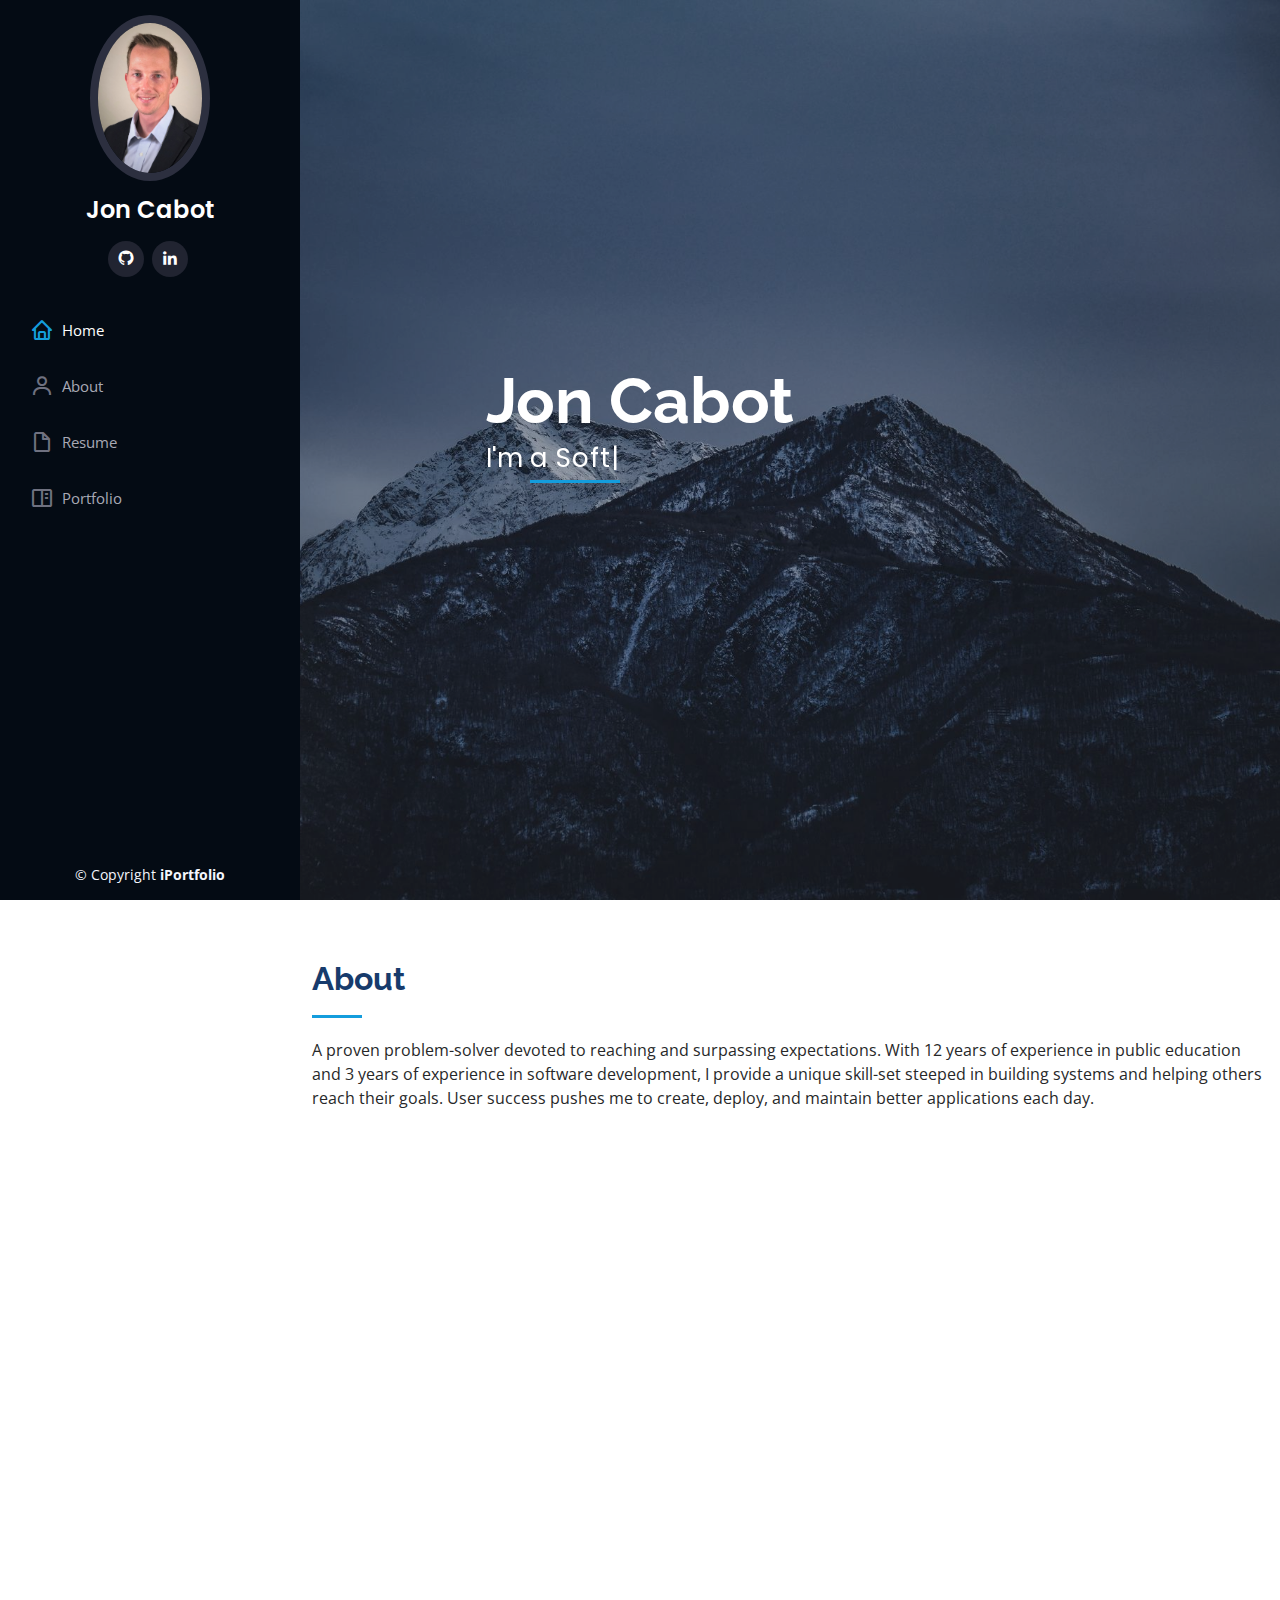
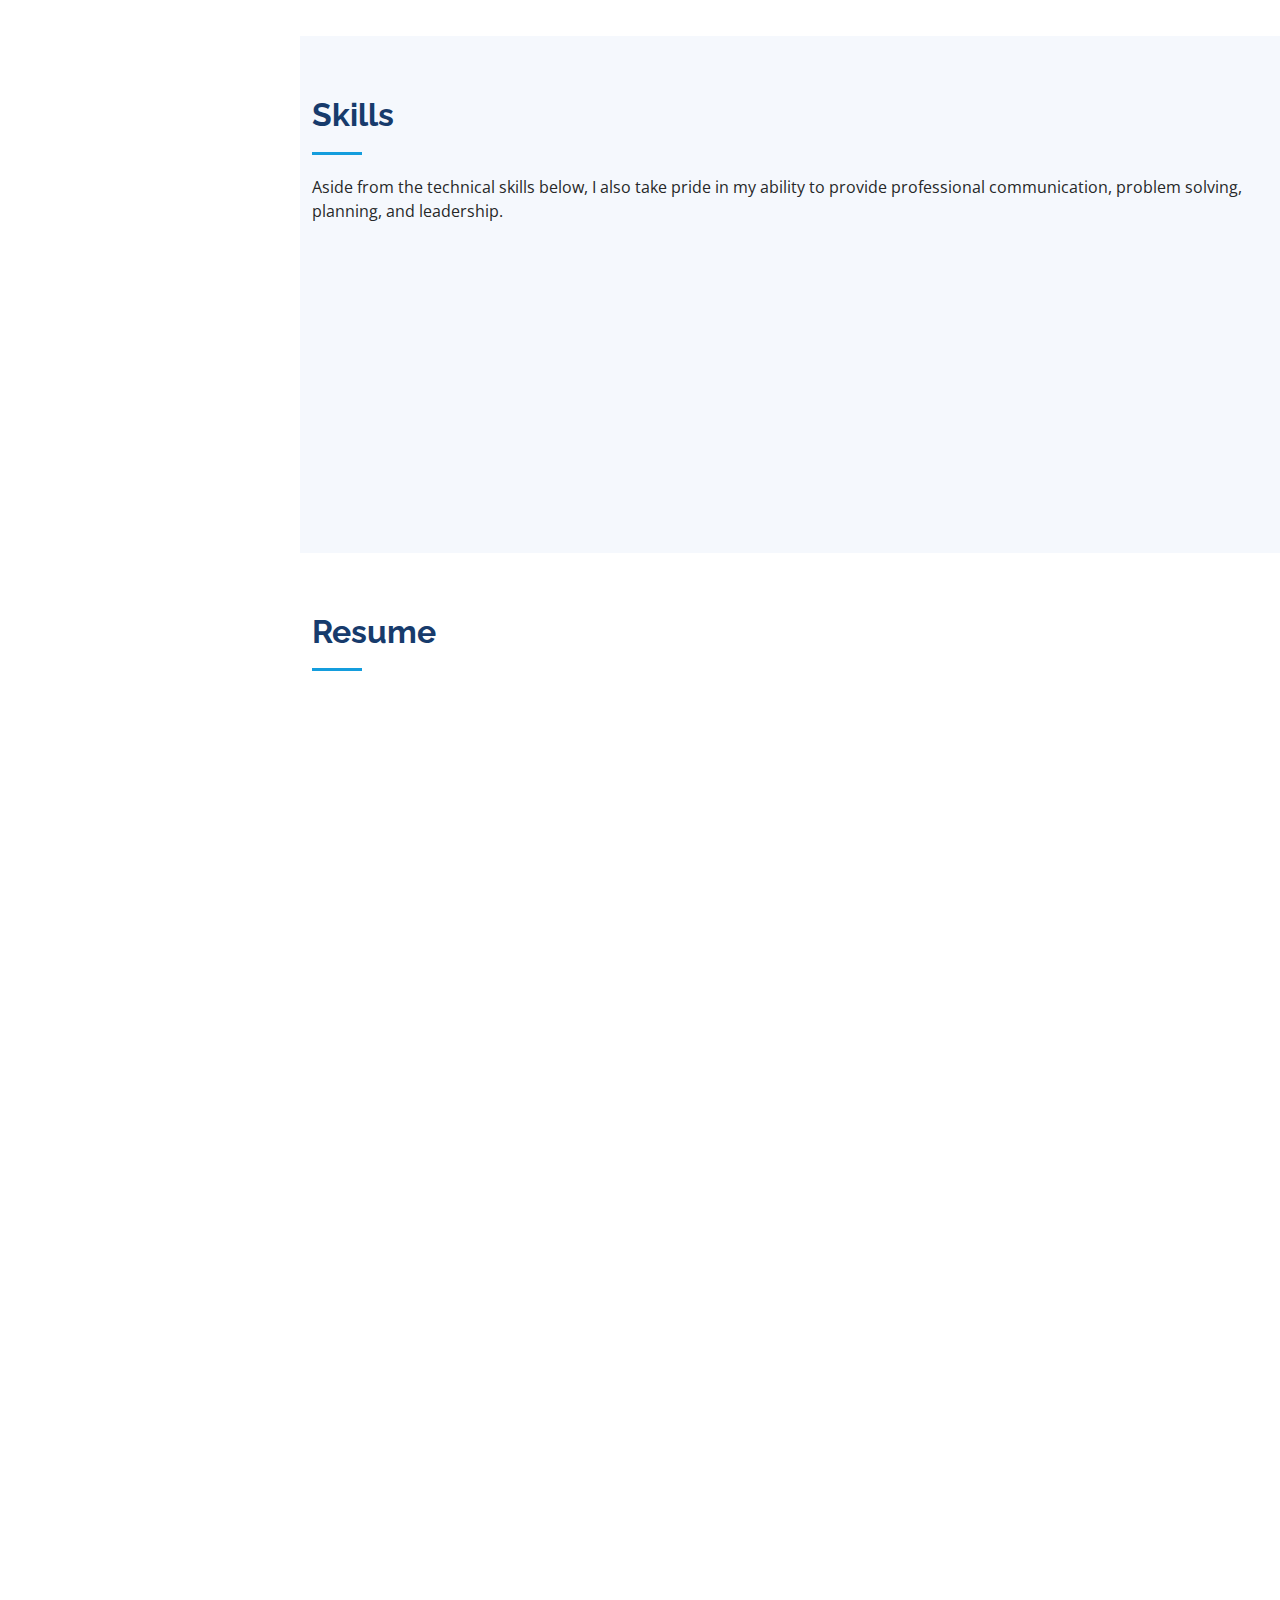
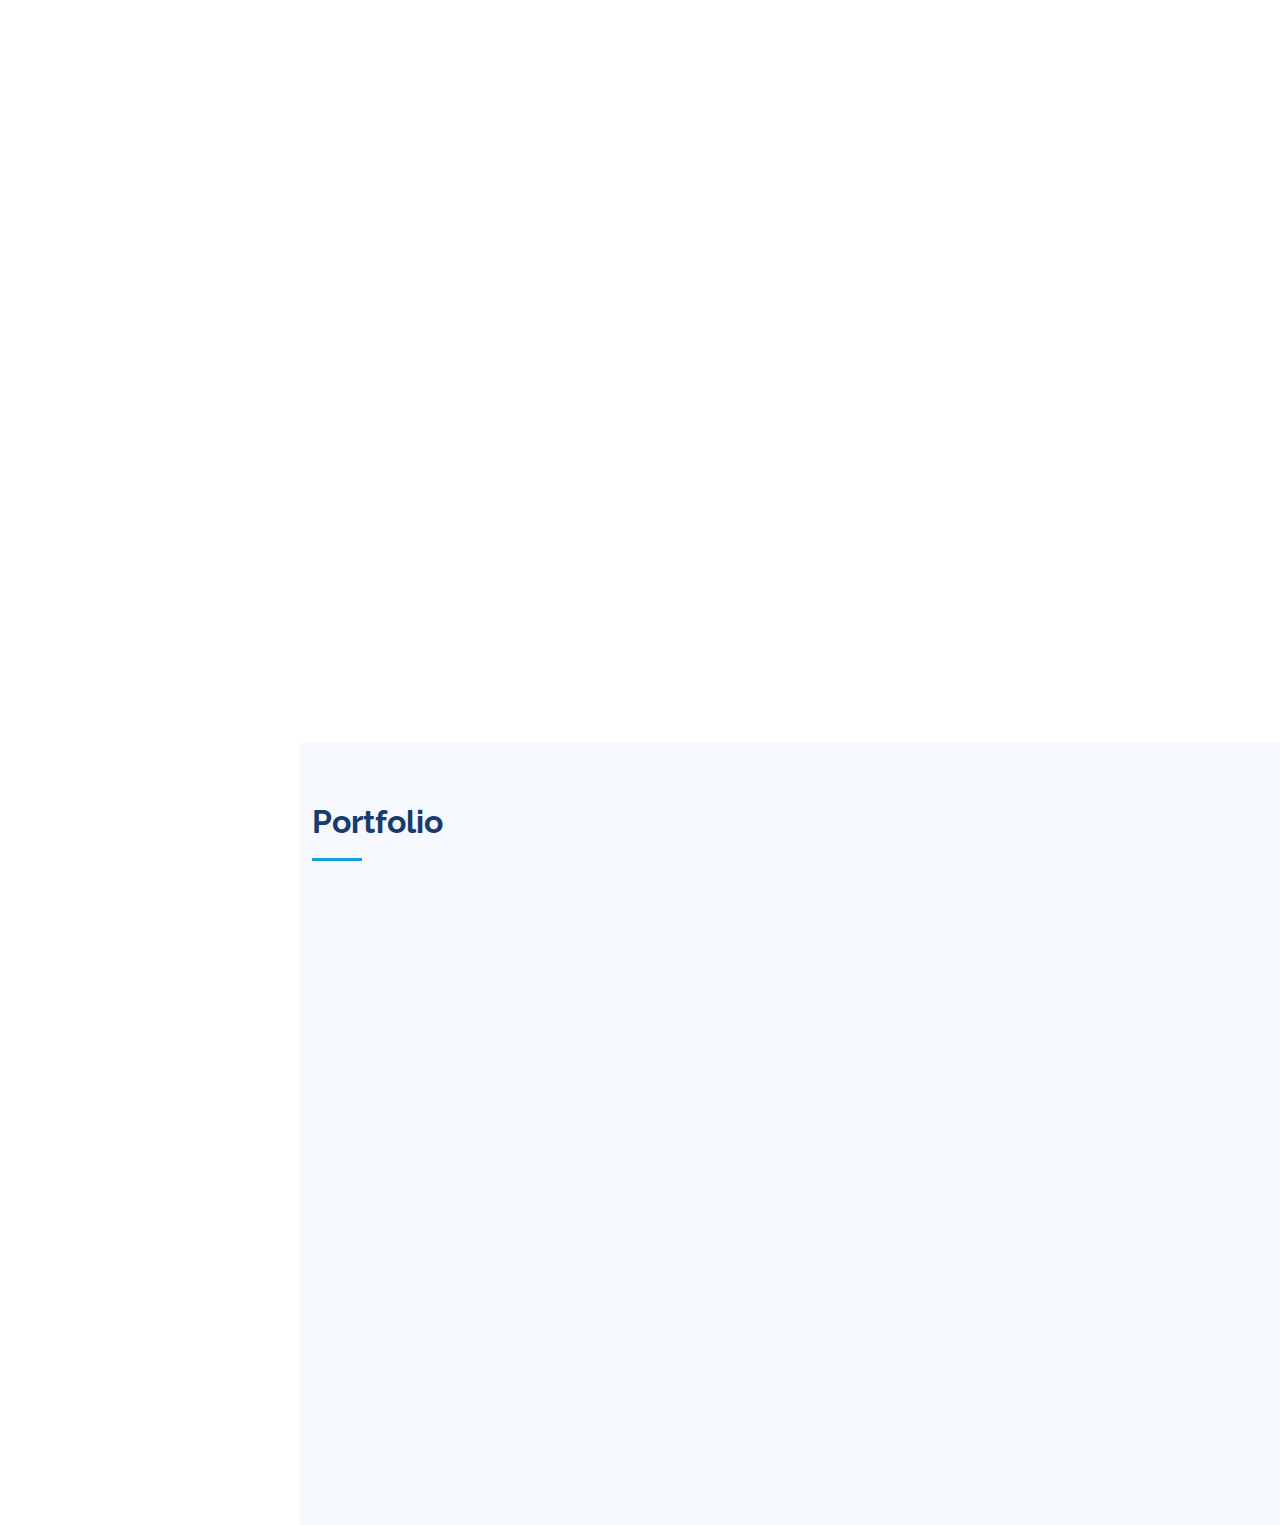
<file: index.html>
<!DOCTYPE html>
<html lang="en">

<head>
  <meta charset="utf-8">
  <meta content="width=device-width, initial-scale=1.0" name="viewport">

  <title>Jon Cabot: Software Developer - Index</title>
  <meta content="" name="description">
  <meta content="" name="keywords">

  <!-- Favicons -->
  <link href="assets/img/favicon.png" rel="icon">
  <link href="assets/img/apple-touch-icon.png" rel="apple-touch-icon">

  <!-- Google Fonts -->
  <link
    href="https://fonts.googleapis.com/css?family=Open+Sans:300,300i,400,400i,600,600i,700,700i|Raleway:300,300i,400,400i,500,500i,600,600i,700,700i|Poppins:300,300i,400,400i,500,500i,600,600i,700,700i"
    rel="stylesheet">

  <!-- Vendor CSS Files -->
  <link href="assets/vendor/aos/aos.css" rel="stylesheet">
  <link href="assets/vendor/bootstrap/css/bootstrap.min.css" rel="stylesheet">
  <link href="assets/vendor/bootstrap-icons/bootstrap-icons.css" rel="stylesheet">
  <link href="assets/vendor/boxicons/css/boxicons.min.css" rel="stylesheet">
  <link href="assets/vendor/glightbox/css/glightbox.min.css" rel="stylesheet">
  <link href="assets/vendor/swiper/swiper-bundle.min.css" rel="stylesheet">

  <!-- Template Main CSS File -->
  <link href="assets/css/style.css" rel="stylesheet">

  <!-- =======================================================
  * Template Name: iPortfolio - v3.8.0
  * Template URL: https://bootstrapmade.com/iportfolio-bootstrap-portfolio-websites-template/
  * Author: BootstrapMade.com
  * License: https://bootstrapmade.com/license/
  ======================================================== -->
</head>

<body>

  <!-- ======= Mobile nav toggle button ======= -->
  <i class="bi bi-list mobile-nav-toggle d-xl-none"></i>

  <!-- ======= Header ======= -->
  <header id="header">
    <div class="d-flex flex-column">

      <div class="profile">
        <img src="assets/img/JonCabot-ProfilePic.jpg" alt="" class="img-fluid rounded-circle">
        <h1 class="text-light"><a href="index.html">Jon Cabot</a></h1>
        <div class="social-links mt-3 text-center">
          <a href="https://github.com/jcabot01" class="github"><i class="bx bxl-github"></i></a>
          <a href="https://www.linkedin.com/in/joncabot" class="linkedin"><i class="bx bxl-linkedin"></i></a>
        </div>
      </div>

      <nav id="navbar" class="nav-menu navbar">
        <ul>
          <li><a href="#hero" class="nav-link scrollto active"><i class="bx bx-home"></i> <span>Home</span></a></li>
          <li><a href="#about" class="nav-link scrollto"><i class="bx bx-user"></i> <span>About</span></a></li>
          <li><a href="#resume" class="nav-link scrollto"><i class="bx bx-file-blank"></i> <span>Resume</span></a></li>
          <li><a href="#portfolio" class="nav-link scrollto"><i class="bx bx-book-content"></i>
              <span>Portfolio</span></a></li>
          <!-- <li><a href="#services" class="nav-link scrollto"><i class="bx bx-server"></i> <span>Services</span></a></li>
          <li><a href="#contact" class="nav-link scrollto"><i class="bx bx-envelope"></i> <span>Contact</span></a></li> -->
        </ul>
      </nav><!-- .nav-menu -->
    </div>
  </header><!-- End Header -->

  <!-- ======= Hero Section ======= -->
  <section id="hero" class="d-flex flex-column justify-content-center align-items-center">
    <div class="hero-container" data-aos="fade-in">
      <h1>Jon Cabot</h1>
      <p>I'm <span class="typed" data-typed-items="a Software Developer, a Musician, a Father, a Husband"></span></p>
    </div>
  </section><!-- End Hero -->

  <main id="main">

    <!-- ======= About Section ======= -->
    <section id="about" class="about">
      <div class="container">

        <div class="section-title">
          <h2>About</h2>
          <p>A proven problem-solver devoted to reaching and surpassing expectations. With 12 years of experience in
            public education and 3 years of experience in software development, I provide a unique skill-set steeped in
            building systems and helping others reach their goals. User success pushes me to create, deploy, and
            maintain better applications each day.</p>
        </div>

        <div class="row">
          <div class="col-lg-4" data-aos="fade-right">
            <img src="assets/img/JonCabot-ProfilePic.jpg" class="img-fluid" alt="">
          </div>
          <div class="col-lg-8 pt-4 pt-lg-0 content" data-aos="fade-left">
            <h3>Web Developer</h3>
            <div class="row">
              <div class="col-lg-8">
                <ul>
                  <li><i class="bi bi-chevron-right"></i> <strong>City:</strong> <span>Houston, TX</span></li>
                  <li><i class="bi bi-chevron-right"></i> <strong>Certificate:</strong> <span>Software Engineer;
                      FlatIron School Aug '22</span></li>
                  <li><i class="bi bi-chevron-right"></i> <strong>Degrees:</strong> <span>Master of Music, Bachelor of
                      Music</span></li>
                </ul>
              </div>
            </div>

          </div>
    </section><!-- End About Section -->

    <!-- ======= Facts Section =======
    <section id="facts" class="facts">
      <div class="container">

        <div class="section-title">
          <h2>Facts</h2>
          <p>Magnam dolores commodi suscipit. Necessitatibus eius consequatur ex aliquid fuga eum quidem. Sit sint consectetur velit. Quisquam quos quisquam cupiditate. Et nemo qui impedit suscipit alias ea. Quia fugiat sit in iste officiis commodi quidem hic quas.</p>
        </div>

        <div class="row no-gutters">

          <div class="col-lg-3 col-md-6 d-md-flex align-items-md-stretch" data-aos="fade-up">
            <div class="count-box">
              <i class="bi bi-emoji-smile"></i>
              <span data-purecounter-start="0" data-purecounter-end="232" data-purecounter-duration="1" class="purecounter"></span>
              <p><strong>Happy Clients</strong> consequuntur quae</p>
            </div>
          </div>

          <div class="col-lg-3 col-md-6 d-md-flex align-items-md-stretch" data-aos="fade-up" data-aos-delay="100">
            <div class="count-box">
              <i class="bi bi-journal-richtext"></i>
              <span data-purecounter-start="0" data-purecounter-end="521" data-purecounter-duration="1" class="purecounter"></span>
              <p><strong>Projects</strong> adipisci atque cum quia aut</p>
            </div>
          </div>

          <div class="col-lg-3 col-md-6 d-md-flex align-items-md-stretch" data-aos="fade-up" data-aos-delay="200">
            <div class="count-box">
              <i class="bi bi-headset"></i>
              <span data-purecounter-start="0" data-purecounter-end="1453" data-purecounter-duration="1" class="purecounter"></span>
              <p><strong>Hours Of Support</strong> aut commodi quaerat</p>
            </div>
          </div>

          <div class="col-lg-3 col-md-6 d-md-flex align-items-md-stretch" data-aos="fade-up" data-aos-delay="300">
            <div class="count-box">
              <i class="bi bi-people"></i>
              <span data-purecounter-start="0" data-purecounter-end="32" data-purecounter-duration="1" class="purecounter"></span>
              <p><strong>Hard Workers</strong> rerum asperiores dolor</p>
            </div>
          </div>

        </div>

      </div>
    </section> End Facts Section -->

    <!-- ======= Skills Section ======= -->
    <section id="skills" class="skills section-bg">
      <div class="container">

        <div class="section-title">
          <h2>Skills</h2>
          <p>Aside from the technical skills below, I also take pride in my ability to provide professional
            communication, problem solving, planning, and leadership.</p>
        </div>

        <div class="row skills-content">

          <div class="col-lg-6" data-aos="fade-up">

            <div class="progress">
              <span class="skill">HTML</span>
            </div>

            <div class="progress">
              <span class="skill">CSS</span>
            </div>

            <div class="progress">
              <span class="skill">JavaScript</span>
            </div>

            <div class="progress">
              <span class="skill">React.js</span>
            </div>

            <div class="progress">
              <span class="skill">Redux.js</span>
            </div>

            <div class="progress">
              <span class="skill">Material UI</span>
            </div>

            <div class="progress">
              <span class="skill">Vitest</span>
            </div>

          </div>

          <div class="col-lg-6" data-aos="fade-up">

            <div class="progress">
              <span class="skill">PHP</span>
            </div>

            <div class="progress">
              <span class="skill">Laravel</span>
            </div>

            <div class="progress">
              <span class="skill">Inertia.js</span>
            </div>

            <div class="progress">
              <span class="skill">Pest</span>
            </div>

            <div class="progress">
              <span class="skill">MySQL</span>
            </div>

            <div class="progress">
              <span class="skill">Microsoft SQL Server</span>
            </div>

            <div class="progress">
              <span class="skill">PostGreSQL</span>
            </div>

            <div class="progress">
              <span class="skill">AWS</span>
            </div>
          </div>
        </div>

      </div>
    </section><!-- End Skills Section -->

    <!-- ======= Resume Section ======= -->
    <section id="resume" class="resume">
      <div class="container">

        <div class="section-title">
          <h2>Resume</h2>
        </div>

        <div class="row">
          <div data-aos="fade-up">
            <div data-aos="fade-up" data-aos-delay="100">
              <!-- <div class="col-lg-6" data-aos="fade-up">
            <div class="col-lg-6" data-aos="fade-up" data-aos-delay="100"> -->
              <h3 class="resume-title">Professional Experience</h3>

              <div class="resume-item">
                <h4>Full-stack Software Engineer</h4>
                <h5>2022 - Present</h5>
                <p><em>TVI MarketPro3 - Onsite</em></p>
                <ul>
                  <li>Acquired new skills in PHP, MySQL, and AWS microservices.</li>
                  <li>Both as a team member and single contributor, I helped build numerous full-stack applications for
                    clients and client-facing team members.</li>
                  <li>Helped contribute to a doubling of monthly revenue and an increase of clientele by 20%.</li>
                </ul>
              </div>
              <div class="resume-item">
                <h4>Freelance Software Developer/Designer</h4>
                <h5>2022 - 2023</h5>
                <p><em>Remote </em></p>
                <ul>
                  <li>Led the design, development, and implementation of a web-application known as "Class-o-poly" to
                    teach students about personal finance and classroom accountability.</li>
                  <li>Met with team members and co-creators regularly to guide the trajectory of the project. </li>
                  <li>The web-application launched in Fall of 2022 and won grant funding to continue as a beta
                    application in several classrooms.</li>
                </ul>
              </div>
              <div class="resume-item">
                <h4>Assistant Band Director</h4>
                <h5>2010 - 2022</h5>
                <p><em>Irving High School, Spring Woods High School, James E. Taylor High School</em></p>
                <ul>
                  <li>Managed 14 different ensembles and classes of students at one time, grades 6-12 across several
                    cluster campuses.</li>
                  <li>Supervised and delegated tasks to a staff of consultants and volunteer parents.</li>
                  <li>Regularly attended and presented at professional conferences, clinics, & workshops.</li>
                  <li>Managed and maintained an inventory worth over $100,000 and helped to maintain an annual budget
                    over $200,000.</li>
                </ul>
              </div>
            </div>
            <h3 class="resume-title">Education</h3>
            <div class="resume-item">
              <h4>Software Engineering</h4>
              <h5>2021 - 2022</h5>
              <p><em>FlatIron School, Remote</em></p>
              <p>Enrolled in the 40-week flex program; I learned HTML, CSS, JavaScript, React.js, Ruby, Rails, Redux,
                SqLite3, PostGreSQL, Material UI, Git, and Heroku. I completed daily labs, long-term projects, and
                helped fellow students in Slack. My capstone project, "Class-o-poly", is the core-concept for an EdTech
                startup in Boulder, CO.</p>
            </div>
            <div class="resume-item">
              <h4> Master of Music: Jazz Studies</h4>
              <h5>2008 - 2010</h5>
              <p><em>University of North Texas, Denton, TX</em></p>
              <p>With a focus in Jazz Pedagogy, I studied with master teachers Mike Steinel, Ed Soph, and John Murphy
                learning the art of improvisation and how to teach it. I presented my thesis project "Teaching Style in
                Jazz Drumset" both at the University of North Texas as well as at the 2011 Texas Music Educators
                Conference. </p>
            </div>
            <div class="resume-item">
              <h4> Bachelor of Science: Music Education</h4>
              <h5>2003 - 2008</h5>
              <p><em>University of Wyoming, Laramie, WY</em></p>
              <p>Maintained a hefty 19 credit hour course load each semester. I learned a new band instrument every 2
                weeks for 2 years. Having earned principal positions in the Symphony Orchestra, Wind Ensemble, and Jazz
                Ensemble 1; I toured South America, nearly 40 US states, and most of Slovakia.</p>
            </div>
          </div>
        </div>
      </div>
    </section><!-- End Resume Section -->

    <!-- ======= Portfolio Section ======= -->
    <section id="portfolio" class="portfolio section-bg">
      <div class="container">

        <div class="section-title">
          <h2>Portfolio</h2>
        </div>

        <!-- <div class="row" data-aos="fade-up">
          <div class="col-lg-12 d-flex justify-content-center">
            <ul id="portfolio-flters">
              <li data-filter="*" class="filter-active">All</li>
              <li data-filter=".filter-app">App</li>
              <li data-filter=".filter-card">Card</li>
              <li data-filter=".filter-web">Web</li>
            </ul>
          </div>
        </div> -->

        <div class="row portfolio-container" data-aos="fade-up" data-aos-delay="100">

          <div class="col-lg-4 col-md-6 portfolio-item filter-app">
            <div class="portfolio-wrap">
              <img src="assets/img/portfolio/Phase-4-project blog login.PNG" class="img-fluid" alt="">
              <div class="portfolio-links">
                <a href="assets/img/portfolio/Phase-4-project blog login.PNG" data-gallery="portfolioGallery"
                  class="portfolio-lightbox" title="App 1"><i class="bx bx-plus"></i></a>
                <a href="rv-n-b-details.html" title="More Details"><i class="bx bx-link"></i></a>
              </div>
            </div>
          </div>

          <div class="col-lg-4 col-md-6 portfolio-item filter-app">
            <div class="portfolio-wrap">
              <img src="assets/img/portfolio/Phase-5-project blog landing.png" class="img-fluid" alt="">
              <div class="portfolio-links">
                <a href="assets/img/portfolio/Phase-5-project blog landing.png" data-gallery="portfolioGallery"
                  class="portfolio-lightbox" title="App 2"><i class="bx bx-plus"></i></a>
                <a href="class-o-poly-details.html" title="More Details"><i class="bx bx-link"></i></a>
              </div>
            </div>
          </div>

          <!-- <div class="col-lg-4 col-md-6 portfolio-item filter-web">
            <div class="portfolio-wrap">
              <img src="assets/img/portfolio/portfolio-2.jpg" class="img-fluid" alt="">
              <div class="portfolio-links">
                <a href="assets/img/portfolio/portfolio-2.jpg" data-gallery="portfolioGallery" class="portfolio-lightbox" title="Web 3"><i class="bx bx-plus"></i></a>
                <a href="portfolio-details.html" title="More Details"><i class="bx bx-link"></i></a>
              </div>
            </div>
          </div>

          <div class="col-lg-4 col-md-6 portfolio-item filter-app">
            <div class="portfolio-wrap">
              <img src="assets/img/portfolio/portfolio-3.jpg" class="img-fluid" alt="">
              <div class="portfolio-links">
                <a href="assets/img/portfolio/portfolio-3.jpg" data-gallery="portfolioGallery" class="portfolio-lightbox" title="App 2"><i class="bx bx-plus"></i></a>
                <a href="portfolio-details.html" title="More Details"><i class="bx bx-link"></i></a>
              </div>
            </div>
          </div>

          <div class="col-lg-4 col-md-6 portfolio-item filter-card">
            <div class="portfolio-wrap">
              <img src="assets/img/portfolio/portfolio-4.jpg" class="img-fluid" alt="">
              <div class="portfolio-links">
                <a href="assets/img/portfolio/portfolio-4.jpg" data-gallery="portfolioGallery" class="portfolio-lightbox" title="Card 2"><i class="bx bx-plus"></i></a>
                <a href="portfolio-details.html" title="More Details"><i class="bx bx-link"></i></a>
              </div>
            </div>
          </div>

          <div class="col-lg-4 col-md-6 portfolio-item filter-web">
            <div class="portfolio-wrap">
              <img src="assets/img/portfolio/portfolio-5.jpg" class="img-fluid" alt="">
              <div class="portfolio-links">
                <a href="assets/img/portfolio/portfolio-5.jpg" data-gallery="portfolioGallery" class="portfolio-lightbox" title="Web 2"><i class="bx bx-plus"></i></a>
                <a href="portfolio-details.html" title="More Details"><i class="bx bx-link"></i></a>
              </div>
            </div>
          </div>

          <div class="col-lg-4 col-md-6 portfolio-item filter-app">
            <div class="portfolio-wrap">
              <img src="assets/img/portfolio/portfolio-6.jpg" class="img-fluid" alt="">
              <div class="portfolio-links">
                <a href="assets/img/portfolio/portfolio-6.jpg" data-gallery="portfolioGallery" class="portfolio-lightbox" title="App 3"><i class="bx bx-plus"></i></a>
                <a href="portfolio-details.html" title="More Details"><i class="bx bx-link"></i></a>
              </div>
            </div>
          </div>

          <div class="col-lg-4 col-md-6 portfolio-item filter-card">
            <div class="portfolio-wrap">
              <img src="assets/img/portfolio/portfolio-7.jpg" class="img-fluid" alt="">
              <div class="portfolio-links">
                <a href="assets/img/portfolio/portfolio-7.jpg" data-gallery="portfolioGallery" class="portfolio-lightbox" title="Card 1"><i class="bx bx-plus"></i></a>
                <a href="portfolio-details.html" title="More Details"><i class="bx bx-link"></i></a>
              </div>
            </div>
          </div>

          <div class="col-lg-4 col-md-6 portfolio-item filter-card">
            <div class="portfolio-wrap">
              <img src="assets/img/portfolio/portfolio-8.jpg" class="img-fluid" alt="">
              <div class="portfolio-links">
                <a href="assets/img/portfolio/portfolio-8.jpg" data-gallery="portfolioGallery" class="portfolio-lightbox" title="Card 3"><i class="bx bx-plus"></i></a>
                <a href="portfolio-details.html" title="More Details"><i class="bx bx-link"></i></a>
              </div>
            </div>
          </div>

          <div class="col-lg-4 col-md-6 portfolio-item filter-web">
            <div class="portfolio-wrap">
              <img src="assets/img/portfolio/portfolio-9.jpg" class="img-fluid" alt="">
              <div class="portfolio-links">
                <a href="assets/img/portfolio/portfolio-9.jpg" data-gallery="portfolioGallery" class="portfolio-lightbox" title="Web 3"><i class="bx bx-plus"></i></a>
                <a href="portfolio-details.html" title="More Details"><i class="bx bx-link"></i></a>
              </div>
            </div>
          </div> -->

        </div>

      </div>
    </section><!-- End Portfolio Section -->

    <!-- ======= Services Section ======= -->
    <!-- <section id="services" class="services">
      <div class="container">

        <div class="section-title">
          <h2>Services</h2>
          <p>Magnam dolores commodi suscipit. Necessitatibus eius consequatur ex aliquid fuga eum quidem. Sit sint consectetur velit. Quisquam quos quisquam cupiditate. Et nemo qui impedit suscipit alias ea. Quia fugiat sit in iste officiis commodi quidem hic quas.</p>
        </div>

        <div class="row">
          <div class="col-lg-4 col-md-6 icon-box" data-aos="fade-up">
            <div class="icon"><i class="bi bi-briefcase"></i></div>
            <h4 class="title"><a href="">Lorem Ipsum</a></h4>
            <p class="description">Voluptatum deleniti atque corrupti quos dolores et quas molestias excepturi sint occaecati cupiditate non provident</p>
          </div>
          <div class="col-lg-4 col-md-6 icon-box" data-aos="fade-up" data-aos-delay="100">
            <div class="icon"><i class="bi bi-card-checklist"></i></div>
            <h4 class="title"><a href="">Dolor Sitema</a></h4>
            <p class="description">Minim veniam, quis nostrud exercitation ullamco laboris nisi ut aliquip ex ea commodo consequat tarad limino ata</p>
          </div>
          <div class="col-lg-4 col-md-6 icon-box" data-aos="fade-up" data-aos-delay="200">
            <div class="icon"><i class="bi bi-bar-chart"></i></div>
            <h4 class="title"><a href="">Sed ut perspiciatis</a></h4>
            <p class="description">Duis aute irure dolor in reprehenderit in voluptate velit esse cillum dolore eu fugiat nulla pariatur</p>
          </div>
          <div class="col-lg-4 col-md-6 icon-box" data-aos="fade-up" data-aos-delay="300">
            <div class="icon"><i class="bi bi-binoculars"></i></div>
            <h4 class="title"><a href="">Magni Dolores</a></h4>
            <p class="description">Excepteur sint occaecat cupidatat non proident, sunt in culpa qui officia deserunt mollit anim id est laborum</p>
          </div>
          <div class="col-lg-4 col-md-6 icon-box" data-aos="fade-up" data-aos-delay="400">
            <div class="icon"><i class="bi bi-brightness-high"></i></div>
            <h4 class="title"><a href="">Nemo Enim</a></h4>
            <p class="description">At vero eos et accusamus et iusto odio dignissimos ducimus qui blanditiis praesentium voluptatum deleniti atque</p>
          </div>
          <div class="col-lg-4 col-md-6 icon-box" data-aos="fade-up" data-aos-delay="500">
            <div class="icon"><i class="bi bi-calendar4-week"></i></div>
            <h4 class="title"><a href="">Eiusmod Tempor</a></h4>
            <p class="description">Et harum quidem rerum facilis est et expedita distinctio. Nam libero tempore, cum soluta nobis est eligendi</p>
          </div>
        </div>

      </div>
    </section>End Services Section -->

    <!-- ======= Testimonials Section ======= -->
    <!-- <section id="testimonials" class="testimonials section-bg">
      <div class="container">

        <div class="section-title">
          <h2>Testimonials</h2>
          <p>Magnam dolores commodi suscipit. Necessitatibus eius consequatur ex aliquid fuga eum quidem. Sit sint consectetur velit. Quisquam quos quisquam cupiditate. Et nemo qui impedit suscipit alias ea. Quia fugiat sit in iste officiis commodi quidem hic quas.</p>
        </div>

        <div class="testimonials-slider swiper" data-aos="fade-up" data-aos-delay="100">
          <div class="swiper-wrapper">

            <div class="swiper-slide">
              <div class="testimonial-item" data-aos="fade-up">
                <p>
                  <i class="bx bxs-quote-alt-left quote-icon-left"></i>
                  Proin iaculis purus consequat sem cure digni ssim donec porttitora entum suscipit rhoncus. Accusantium quam, ultricies eget id, aliquam eget nibh et. Maecen aliquam, risus at semper.
                  <i class="bx bxs-quote-alt-right quote-icon-right"></i>
                </p>
                <img src="assets/img/testimonials/testimonials-1.jpg" class="testimonial-img" alt="">
                <h3>Saul Goodman</h3>
                <h4>Ceo &amp; Founder</h4>
              </div>
            </div> End testimonial item

            <div class="swiper-slide">
              <div class="testimonial-item" data-aos="fade-up" data-aos-delay="100">
                <p>
                  <i class="bx bxs-quote-alt-left quote-icon-left"></i>
                  Export tempor illum tamen malis malis eram quae irure esse labore quem cillum quid cillum eram malis quorum velit fore eram velit sunt aliqua noster fugiat irure amet legam anim culpa.
                  <i class="bx bxs-quote-alt-right quote-icon-right"></i>
                </p>
                <img src="assets/img/testimonials/testimonials-2.jpg" class="testimonial-img" alt="">
                <h3>Sara Wilsson</h3>
                <h4>Designer</h4>
              </div>
            </div>End testimonial item

            <div class="swiper-slide">
              <div class="testimonial-item" data-aos="fade-up" data-aos-delay="200">
                <p>
                  <i class="bx bxs-quote-alt-left quote-icon-left"></i>
                  Enim nisi quem export duis labore cillum quae magna enim sint quorum nulla quem veniam duis minim tempor labore quem eram duis noster aute amet eram fore quis sint minim.
                  <i class="bx bxs-quote-alt-right quote-icon-right"></i>
                </p>
                <img src="assets/img/testimonials/testimonials-3.jpg" class="testimonial-img" alt="">
                <h3>Jena Karlis</h3>
                <h4>Store Owner</h4>
              </div>
            </div> End testimonial item 

            <div class="swiper-slide">
              <div class="testimonial-item" data-aos="fade-up" data-aos-delay="300">
                <p>
                  <i class="bx bxs-quote-alt-left quote-icon-left"></i>
                  Fugiat enim eram quae cillum dolore dolor amet nulla culpa multos export minim fugiat minim velit minim dolor enim duis veniam ipsum anim magna sunt elit fore quem dolore labore illum veniam.
                  <i class="bx bxs-quote-alt-right quote-icon-right"></i>
                </p>
                <img src="assets/img/testimonials/testimonials-4.jpg" class="testimonial-img" alt="">
                <h3>Matt Brandon</h3>
                <h4>Freelancer</h4>
              </div>
            </div> End testimonial item

            <div class="swiper-slide">
              <div class="testimonial-item" data-aos="fade-up" data-aos-delay="400">
                <p>
                  <i class="bx bxs-quote-alt-left quote-icon-left"></i>
                  Quis quorum aliqua sint quem legam fore sunt eram irure aliqua veniam tempor noster veniam enim culpa labore duis sunt culpa nulla illum cillum fugiat legam esse veniam culpa fore nisi cillum quid.
                  <i class="bx bxs-quote-alt-right quote-icon-right"></i>
                </p>
                <img src="assets/img/testimonials/testimonials-5.jpg" class="testimonial-img" alt="">
                <h3>John Larson</h3>
                <h4>Entrepreneur</h4>
              </div>
            </div> End testimonial item

          </div>
          <div class="swiper-pagination"></div>
        </div>

      </div>
    </section>End Testimonials Section -->

    <!-- ======= Contact Section ======= -->
    <!-- <section id="contact" class="contact">
      <div class="container">

        <div class="section-title">
          <h2>Contact</h2>
          <p>Magnam dolores commodi suscipit. Necessitatibus eius consequatur ex aliquid fuga eum quidem. Sit sint consectetur velit. Quisquam quos quisquam cupiditate. Et nemo qui impedit suscipit alias ea. Quia fugiat sit in iste officiis commodi quidem hic quas.</p>
        </div>

        <div class="row" data-aos="fade-in">

          <div class="col-lg-5 d-flex align-items-stretch">
            <div class="info">
              <div class="address">
                <i class="bi bi-geo-alt"></i>
                <h4>Location:</h4>
                <p>A108 Adam Street, New York, NY 535022</p>
              </div>

              <div class="email">
                <i class="bi bi-envelope"></i>
                <h4>Email:</h4>
                <p>info@example.com</p>
              </div>

              <div class="phone">
                <i class="bi bi-phone"></i>
                <h4>Call:</h4>
                <p>+1 5589 55488 55s</p>
              </div>

              <iframe src="https://www.google.com/maps/embed?pb=!1m14!1m8!1m3!1d12097.433213460943!2d-74.0062269!3d40.7101282!3m2!1i1024!2i768!4f13.1!3m3!1m2!1s0x0%3A0xb89d1fe6bc499443!2sDowntown+Conference+Center!5e0!3m2!1smk!2sbg!4v1539943755621" frameborder="0" style="border:0; width: 100%; height: 290px;" allowfullscreen></iframe>
            </div>

          </div>

          <div class="col-lg-7 mt-5 mt-lg-0 d-flex align-items-stretch">
            <form action="forms/contact.php" method="post" role="form" class="php-email-form">
              <div class="row">
                <div class="form-group col-md-6">
                  <label for="name">Your Name</label>
                  <input type="text" name="name" class="form-control" id="name" required>
                </div>
                <div class="form-group col-md-6">
                  <label for="name">Your Email</label>
                  <input type="email" class="form-control" name="email" id="email" required>
                </div>
              </div>
              <div class="form-group">
                <label for="name">Subject</label>
                <input type="text" class="form-control" name="subject" id="subject" required>
              </div>
              <div class="form-group">
                <label for="name">Message</label>
                <textarea class="form-control" name="message" rows="10" required></textarea>
              </div>
              <div class="my-3">
                <div class="loading">Loading</div>
                <div class="error-message"></div>
                <div class="sent-message">Your message has been sent. Thank you!</div>
              </div>
              <div class="text-center"><button type="submit">Send Message</button></div>
            </form>
          </div>

        </div>

      </div>
    </section>End Contact Section -->

  </main><!-- End #main -->

  <!-- ======= Footer ======= -->
  <footer id="footer">
    <div class="container">
      <div class="copyright">
        &copy; Copyright <strong><span>iPortfolio</span></strong>
      </div>

    </div>
  </footer><!-- End  Footer -->

  <a href="#" class="back-to-top d-flex align-items-center justify-content-center"><i
      class="bi bi-arrow-up-short"></i></a>

  <!-- Vendor JS Files -->
  <script src="assets/vendor/purecounter/purecounter_vanilla.js"></script>
  <script src="assets/vendor/aos/aos.js"></script>
  <script src="assets/vendor/bootstrap/js/bootstrap.bundle.min.js"></script>
  <script src="assets/vendor/glightbox/js/glightbox.min.js"></script>
  <script src="assets/vendor/isotope-layout/isotope.pkgd.min.js"></script>
  <script src="assets/vendor/swiper/swiper-bundle.min.js"></script>
  <script src="assets/vendor/typed.js/typed.min.js"></script>
  <script src="assets/vendor/waypoints/noframework.waypoints.js"></script>
  <script src="assets/vendor/php-email-form/validate.js"></script>

  <!-- Template Main JS File -->
  <script src="assets/js/main.js"></script>

</body>

</html>
</file>
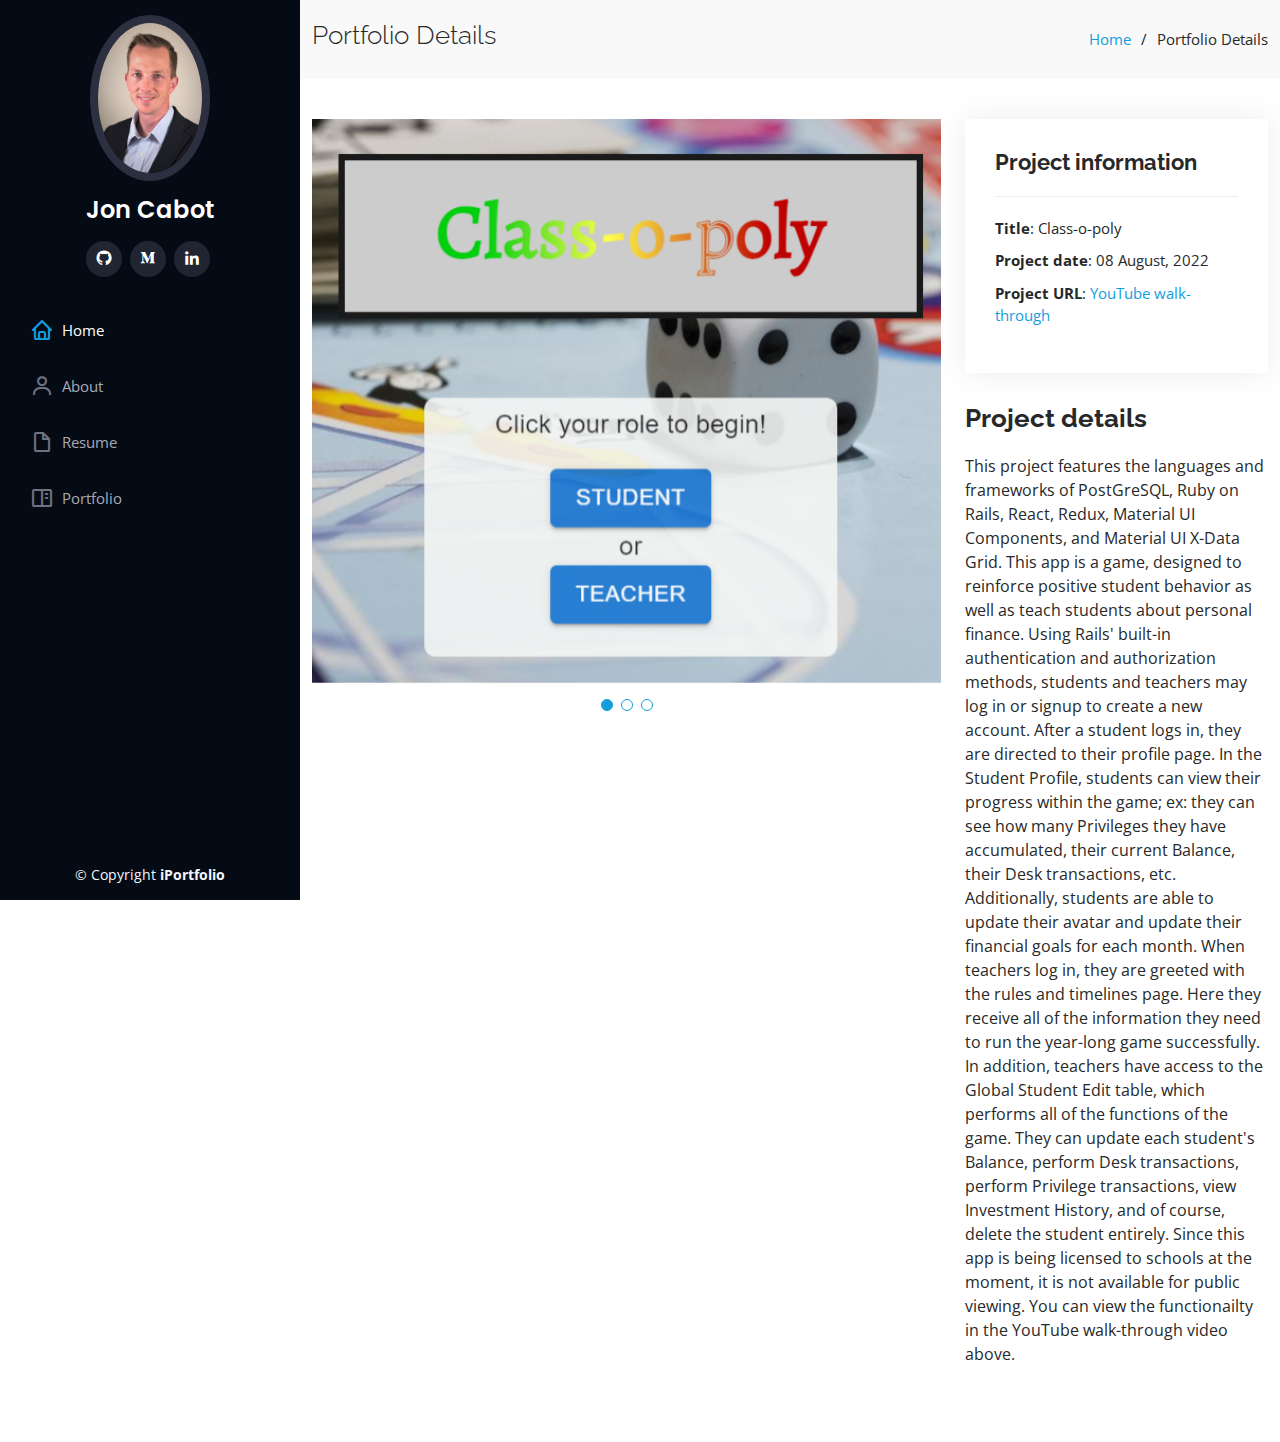
<file: class-o-poly-details.html>
<!DOCTYPE html>
<html lang="en">

<head>
  <meta charset="utf-8">
  <meta content="width=device-width, initial-scale=1.0" name="viewport">

  <title>Portfolio Details</title>
  <meta content="" name="description">
  <meta content="" name="keywords">

  <!-- Favicons -->
  <link href="assets/img/favicon.png" rel="icon">
  <link href="assets/img/apple-touch-icon.png" rel="apple-touch-icon">

  <!-- Google Fonts -->
  <link href="https://fonts.googleapis.com/css?family=Open+Sans:300,300i,400,400i,600,600i,700,700i|Raleway:300,300i,400,400i,500,500i,600,600i,700,700i|Poppins:300,300i,400,400i,500,500i,600,600i,700,700i" rel="stylesheet">

  <!-- Vendor CSS Files -->
  <link href="assets/vendor/aos/aos.css" rel="stylesheet">
  <link href="assets/vendor/bootstrap/css/bootstrap.min.css" rel="stylesheet">
  <link href="assets/vendor/bootstrap-icons/bootstrap-icons.css" rel="stylesheet">
  <link href="assets/vendor/boxicons/css/boxicons.min.css" rel="stylesheet">
  <link href="assets/vendor/glightbox/css/glightbox.min.css" rel="stylesheet">
  <link href="assets/vendor/swiper/swiper-bundle.min.css" rel="stylesheet">

  <!-- Template Main CSS File -->
  <link href="assets/css/style.css" rel="stylesheet">

  <!-- =======================================================
  * Template Name: iPortfolio - v3.8.0
  * Template URL: https://bootstrapmade.com/iportfolio-bootstrap-portfolio-websites-template/
  * Author: BootstrapMade.com
  * License: https://bootstrapmade.com/license/
  ======================================================== -->
</head>

<body>

  <!-- ======= Mobile nav toggle button ======= -->
  <i class="bi bi-list mobile-nav-toggle d-xl-none"></i>

  <!-- ======= Header ======= -->
  <header id="header">
    <div class="d-flex flex-column">

      <div class="profile">
        <img src="assets/img/JonCabot-ProfilePic.jpg" alt="" class="img-fluid rounded-circle">
        <h1 class="text-light"><a href="index.html">Jon Cabot</a></h1>
        <div class="social-links mt-3 text-center">
          <a href="https://github.com/jcabot01" class="gitHub"><i class="bx bxl-github"></i></a>
          <a href="https://medium.com/@jfc0053" class="medium"><i class="bx bxl-medium"></i></a>
          <a href="https://www.linkedin.com/in/joncabot/" class="linkedin"><i class="bx bxl-linkedin"></i></a>
        </div>
      </div>

      <nav id="navbar" class="nav-menu navbar">
        <ul>
          <li><a href="https://jcabot01.github.io/personal-portfolio-website/index.html" class="nav-link scrollto active"><i class="bx bx-home"></i> <span>Home</span></a></li>
          <li><a href="https://jcabot01.github.io/personal-portfolio-website/index.html" class="nav-link scrollto"><i class="bx bx-user"></i> <span>About</span></a></li>
          <li><a href="https://jcabot01.github.io/personal-portfolio-website/index.html" class="nav-link scrollto"><i class="bx bx-file-blank"></i> <span>Resume</span></a></li>
          <li><a href="https://jcabot01.github.io/personal-portfolio-website/index.html" class="nav-link scrollto"><i class="bx bx-book-content"></i> <span>Portfolio</span></a></li>
        
          <!-- <li><a href="#contact" class="nav-link scrollto"><i class="bx bx-envelope"></i> <span>Contact</span></a></li> -->
        </ul>
      </nav><!-- .nav-menu -->
    </div>
  </header><!-- End Header -->

  <main id="main">

    <!-- ======= Breadcrumbs ======= -->
    <section id="breadcrumbs" class="breadcrumbs">
      <div class="container">

        <div class="d-flex justify-content-between align-items-center">
          <h2>Portfolio Details</h2>
          <ol>
            <li><a href="index.html">Home</a></li>
            <li>Portfolio Details</li>
          </ol>
        </div>

      </div>
    </section><!-- End Breadcrumbs -->

    <!-- ======= Portfolio Details Section ======= -->
    <section id="portfolio-details" class="portfolio-details">
      <div class="container">
        <div class="row gy-4">

          <div class="col-lg-8">
            <div class="portfolio-details-slider swiper">
              <div class="swiper-wrapper align-items-center">

                <div class="swiper-slide">
                  <img src="assets/img/portfolio/Phase-5-project blog landing.png" alt="">
                </div>
                
                <div class="swiper-slide">
                  <img src="assets/img/portfolio/Phase-5-project blog globalEdit.PNG" alt="">
                </div>
              
                <div class="swiper-slide">
                  <img src="assets/img/portfolio/Phase-5-project blog studentProfile.PNG" alt="">
                </div>
                
              </div>
              <div class="swiper-pagination"></div>
            </div>
          </div>

          <div class="col-lg-4">
            <div class="portfolio-info">
              <h3>Project information</h3>
              <ul>
                <li><strong>Title</strong>: Class-o-poly</li>
                <li><strong>Project date</strong>: 08 August, 2022</li>
                <li><strong>Project URL</strong>: <a href="https://youtu.be/4IIus_EDyTE">YouTube walk-through</a></li>
              </ul>
            </div>
            <div class="portfolio-description">
              <h2>Project details</h2>
              <p>
                This project features the languages and frameworks of PostGreSQL, Ruby on Rails, React, Redux, Material UI Components, and Material UI X-Data Grid.  This app is a game, designed to reinforce positive student behavior as well as teach students about personal finance. Using Rails' built-in authentication and authorization methods, students and teachers may log in or signup to create a new account. After a student logs in, they are directed to their profile page. In the Student Profile, students can view their progress within the game; ex: they can see how many Privileges they have accumulated, their current Balance, their Desk transactions, etc. Additionally, students are able to update their avatar and update their financial goals for each month. When teachers log in, they are greeted with the rules and timelines page. Here they receive all of the information they need to run the year-long game successfully. In addition, teachers have access to the Global Student Edit table, which performs all of the functions of the game. They can update each student's Balance, perform Desk transactions, perform Privilege transactions, view Investment History, and of course, delete the student entirely.  Since this app is being licensed to schools at the moment, it is not available for public viewing.  You can view the functionailty in the YouTube walk-through video above.  
              </p>
            </div>
          </div>
        </div>
      </div>
    </section><!-- End Portfolio Details Section -->
  </main><!-- End #main -->

  <!-- ======= Footer ======= -->
  <footer id="footer">
    <div class="container">
      <div class="copyright">
        &copy; Copyright <strong><span>iPortfolio</span></strong>
      </div>
      
    </div>
  </footer><!-- End  Footer -->

  <a href="#" class="back-to-top d-flex align-items-center justify-content-center"><i class="bi bi-arrow-up-short"></i></a>

  <!-- Vendor JS Files -->
  <script src="assets/vendor/purecounter/purecounter_vanilla.js"></script>
  <script src="assets/vendor/aos/aos.js"></script>
  <script src="assets/vendor/bootstrap/js/bootstrap.bundle.min.js"></script>
  <script src="assets/vendor/glightbox/js/glightbox.min.js"></script>
  <script src="assets/vendor/isotope-layout/isotope.pkgd.min.js"></script>
  <script src="assets/vendor/swiper/swiper-bundle.min.js"></script>
  <script src="assets/vendor/typed.js/typed.min.js"></script>
  <script src="assets/vendor/waypoints/noframework.waypoints.js"></script>
  <script src="assets/vendor/php-email-form/validate.js"></script>

  <!-- Template Main JS File -->
  <script src="assets/js/main.js"></script>

</body>

</html>
</file>
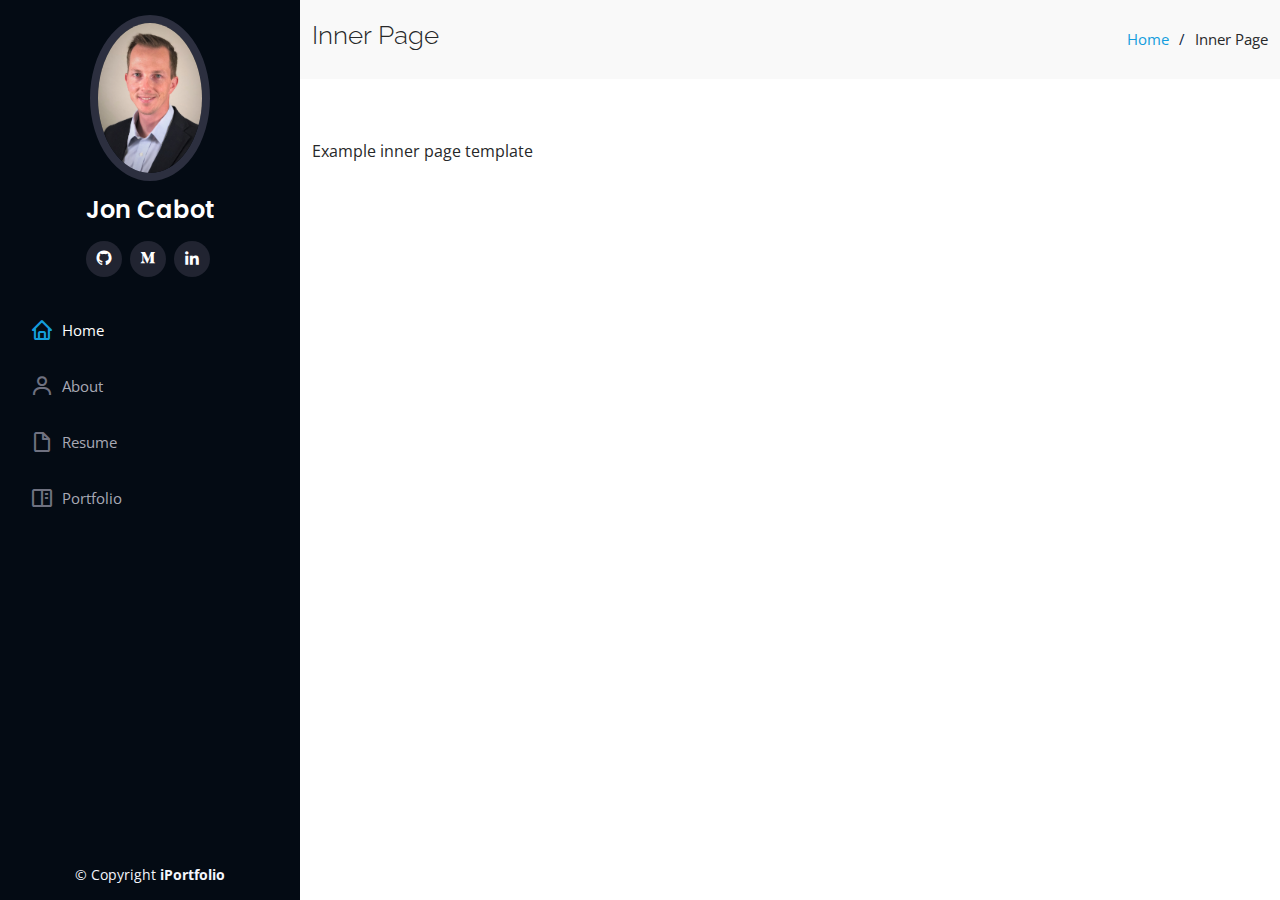
<file: inner-page.html>
<!DOCTYPE html>
<html lang="en">

<head>
  <meta charset="utf-8">
  <meta content="width=device-width, initial-scale=1.0" name="viewport">

  <title>Inner Page - iPortfolio Bootstrap Template</title>
  <meta content="" name="description">
  <meta content="" name="keywords">

  <!-- Favicons -->
  <link href="assets/img/favicon.png" rel="icon">
  <link href="assets/img/apple-touch-icon.png" rel="apple-touch-icon">

  <!-- Google Fonts -->
  <link href="https://fonts.googleapis.com/css?family=Open+Sans:300,300i,400,400i,600,600i,700,700i|Raleway:300,300i,400,400i,500,500i,600,600i,700,700i|Poppins:300,300i,400,400i,500,500i,600,600i,700,700i" rel="stylesheet">

  <!-- Vendor CSS Files -->
  <link href="assets/vendor/aos/aos.css" rel="stylesheet">
  <link href="assets/vendor/bootstrap/css/bootstrap.min.css" rel="stylesheet">
  <link href="assets/vendor/bootstrap-icons/bootstrap-icons.css" rel="stylesheet">
  <link href="assets/vendor/boxicons/css/boxicons.min.css" rel="stylesheet">
  <link href="assets/vendor/glightbox/css/glightbox.min.css" rel="stylesheet">
  <link href="assets/vendor/swiper/swiper-bundle.min.css" rel="stylesheet">

  <!-- Template Main CSS File -->
  <link href="assets/css/style.css" rel="stylesheet">

  <!-- =======================================================
  * Template Name: iPortfolio - v3.8.0
  * Template URL: https://bootstrapmade.com/iportfolio-bootstrap-portfolio-websites-template/
  * Author: BootstrapMade.com
  * License: https://bootstrapmade.com/license/
  ======================================================== -->
</head>

<body>

  <!-- ======= Mobile nav toggle button ======= -->
  <i class="bi bi-list mobile-nav-toggle d-xl-none"></i>

  <!-- ======= Header ======= -->
  <header id="header">
    <div class="d-flex flex-column">

      <div class="profile">
        <img src="assets/img/JonCabot-ProfilePic.jpg" alt="" class="img-fluid rounded-circle">
        <h1 class="text-light"><a href="index.html">Jon Cabot</a></h1>
        <div class="social-links mt-3 text-center">
          <a href="https://github.com/jcabot01" class="github"><i class="bx bxl-github"></i></a>
          <a href="https://medium.com/@jfc0053" class="medium"><i class="bx bxl-medium"></i></a>
          <a href="https://www.linkedin.com/in/joncabot" class="linkedin"><i class="bx bxl-linkedin"></i></a>
        </div>
      </div>

      <nav id="navbar" class="nav-menu navbar">
        <ul>
          <li><a href="https://jcabot01.github.io/personal-portfolio-website/index.html" class="nav-link scrollto active"><i class="bx bx-home"></i> <span>Home</span></a></li>
          <li><a href="https://jcabot01.github.io/personal-portfolio-website/index.html" class="nav-link scrollto"><i class="bx bx-user"></i> <span>About</span></a></li>
          <li><a href="https://jcabot01.github.io/personal-portfolio-website/index.html" class="nav-link scrollto"><i class="bx bx-file-blank"></i> <span>Resume</span></a></li>
          <li><a href="https://jcabot01.github.io/personal-portfolio-website/index.html" class="nav-link scrollto"><i class="bx bx-book-content"></i> <span>Portfolio</span></a></li>
       
        </ul>
      </nav><!-- .nav-menu -->
    </div>
  </header><!-- End Header -->

  <main id="main">

    <!-- ======= Breadcrumbs ======= -->
    <section class="breadcrumbs">
      <div class="container">

        <div class="d-flex justify-content-between align-items-center">
          <h2>Inner Page</h2>
          <ol>
            <li><a href="index.html">Home</a></li>
            <li>Inner Page</li>
          </ol>
        </div>

      </div>
    </section><!-- End Breadcrumbs -->

    <section class="inner-page">
      <div class="container">
        <p>
          Example inner page template
        </p>
      </div>
    </section>

  </main><!-- End #main -->

  <!-- ======= Footer ======= -->
  <footer id="footer">
    <div class="container">
      <div class="copyright">
        &copy; Copyright <strong><span>iPortfolio</span></strong>
      </div>
      
    </div>
  </footer><!-- End  Footer -->

  <a href="#" class="back-to-top d-flex align-items-center justify-content-center"><i class="bi bi-arrow-up-short"></i></a>

  <!-- Vendor JS Files -->
  <script src="assets/vendor/purecounter/purecounter_vanilla.js"></script>
  <script src="assets/vendor/aos/aos.js"></script>
  <script src="assets/vendor/bootstrap/js/bootstrap.bundle.min.js"></script>
  <script src="assets/vendor/glightbox/js/glightbox.min.js"></script>
  <script src="assets/vendor/isotope-layout/isotope.pkgd.min.js"></script>
  <script src="assets/vendor/swiper/swiper-bundle.min.js"></script>
  <script src="assets/vendor/typed.js/typed.min.js"></script>
  <script src="assets/vendor/waypoints/noframework.waypoints.js"></script>
  <script src="assets/vendor/php-email-form/validate.js"></script>

  <!-- Template Main JS File -->
  <script src="assets/js/main.js"></script>

</body>

</html>
</file>
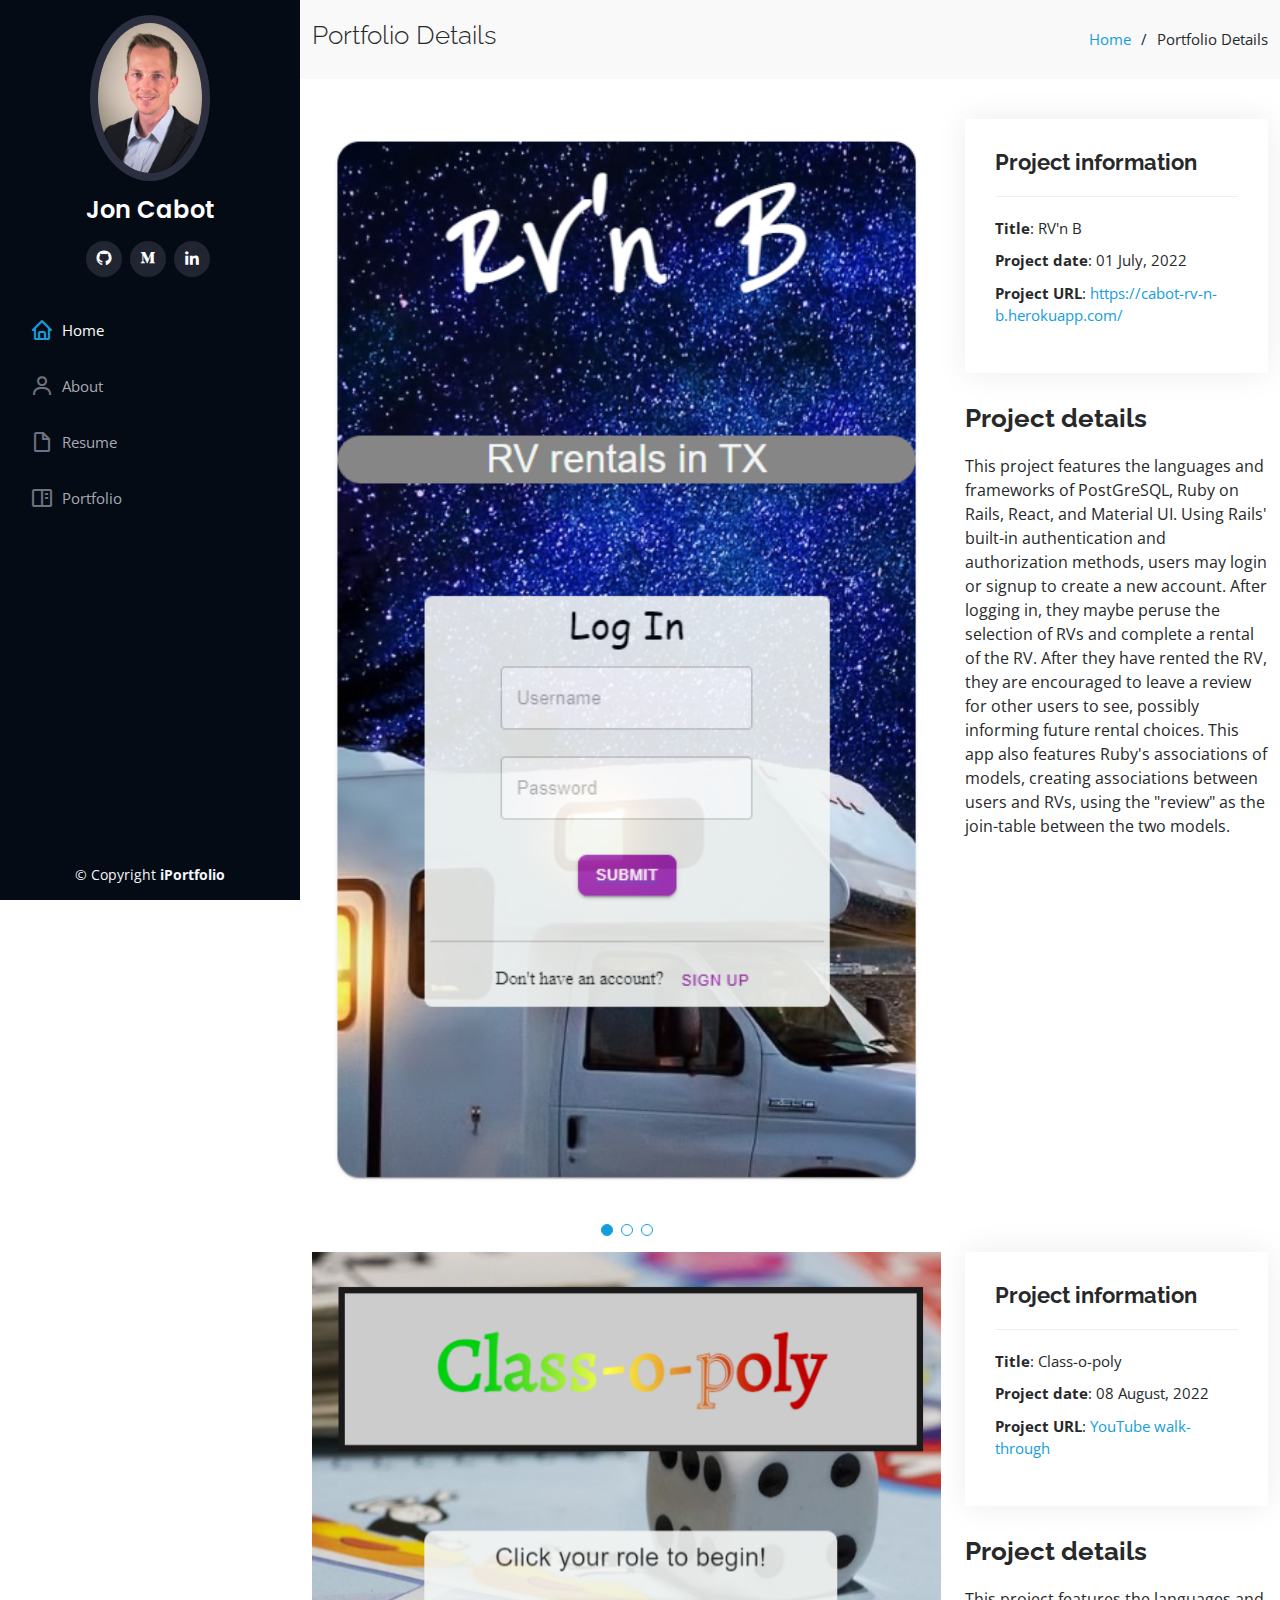
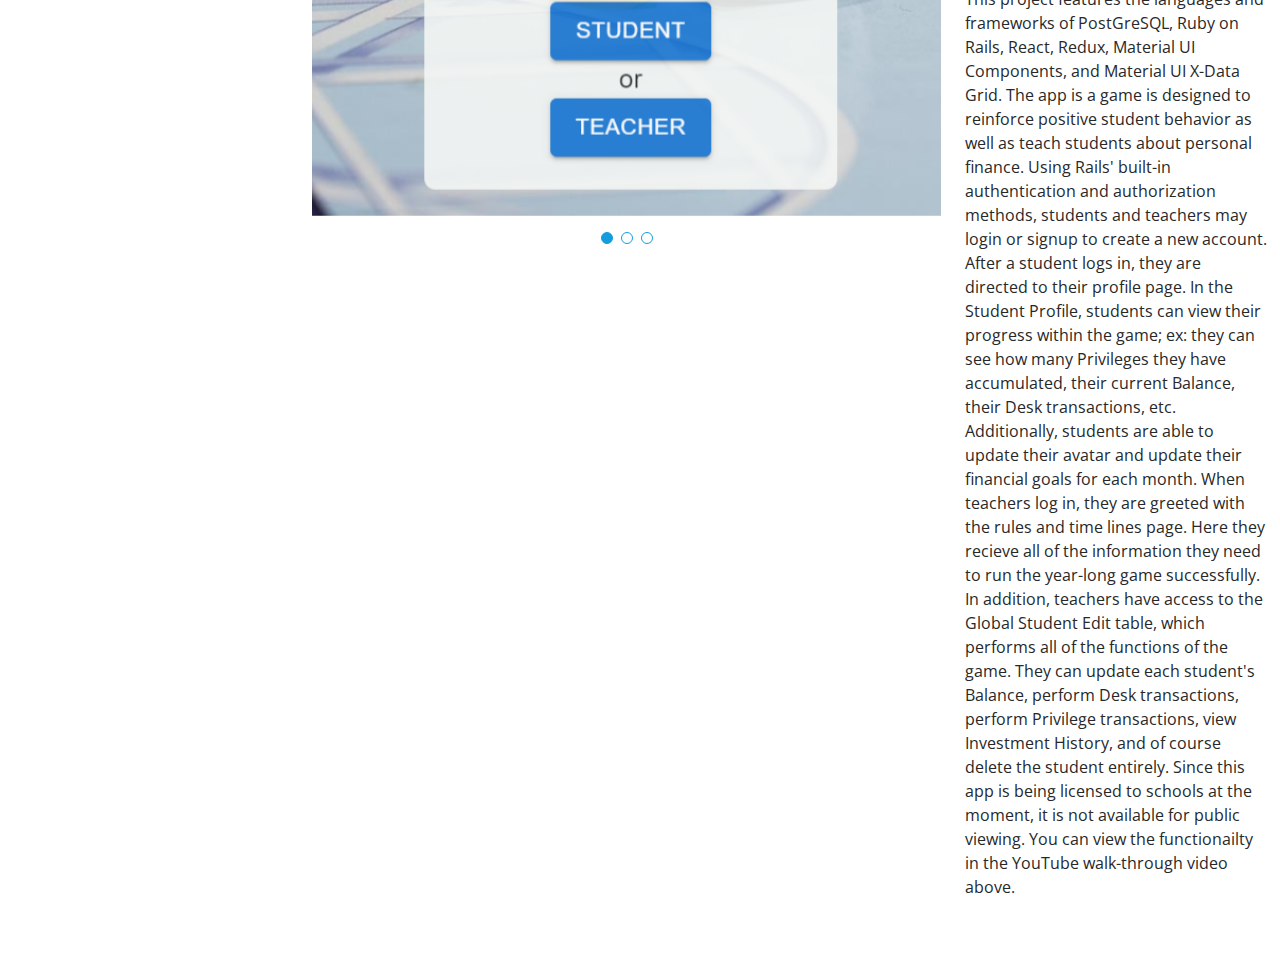
<file: portfolio-details.html>
<!DOCTYPE html>
<html lang="en">

<head>
  <meta charset="utf-8">
  <meta content="width=device-width, initial-scale=1.0" name="viewport">

  <title>Portfolio Details</title>
  <meta content="" name="description">
  <meta content="" name="keywords">

  <!-- Favicons -->
  <link href="assets/img/favicon.png" rel="icon">
  <link href="assets/img/apple-touch-icon.png" rel="apple-touch-icon">

  <!-- Google Fonts -->
  <link href="https://fonts.googleapis.com/css?family=Open+Sans:300,300i,400,400i,600,600i,700,700i|Raleway:300,300i,400,400i,500,500i,600,600i,700,700i|Poppins:300,300i,400,400i,500,500i,600,600i,700,700i" rel="stylesheet">

  <!-- Vendor CSS Files -->
  <link href="assets/vendor/aos/aos.css" rel="stylesheet">
  <link href="assets/vendor/bootstrap/css/bootstrap.min.css" rel="stylesheet">
  <link href="assets/vendor/bootstrap-icons/bootstrap-icons.css" rel="stylesheet">
  <link href="assets/vendor/boxicons/css/boxicons.min.css" rel="stylesheet">
  <link href="assets/vendor/glightbox/css/glightbox.min.css" rel="stylesheet">
  <link href="assets/vendor/swiper/swiper-bundle.min.css" rel="stylesheet">

  <!-- Template Main CSS File -->
  <link href="assets/css/style.css" rel="stylesheet">

  <!-- =======================================================
  * Template Name: iPortfolio - v3.8.0
  * Template URL: https://bootstrapmade.com/iportfolio-bootstrap-portfolio-websites-template/
  * Author: BootstrapMade.com
  * License: https://bootstrapmade.com/license/
  ======================================================== -->
</head>

<body>

  <!-- ======= Mobile nav toggle button ======= -->
  <i class="bi bi-list mobile-nav-toggle d-xl-none"></i>

  <!-- ======= Header ======= -->
  <header id="header">
    <div class="d-flex flex-column">

      <div class="profile">
        <img src="assets/img/JonCabot-ProfilePic.jpg" alt="" class="img-fluid rounded-circle">
        <h1 class="text-light"><a href="index.html">Jon Cabot</a></h1>
        <div class="social-links mt-3 text-center">
          <a href="https://github.com/jcabot01" class="gitHub"><i class="bx bxl-github"></i></a>
          <a href="https://medium.com/@jfc0053" class="medium"><i class="bx bxl-medium"></i></a>
          <a href="https://www.linkedin.com/in/joncabot/" class="linkedin"><i class="bx bxl-linkedin"></i></a>
        </div>
      </div>

      <nav id="navbar" class="nav-menu navbar">
        <ul>
          <li><a href="https://jcabot01.github.io/personal-portfolio-website/index.html" class="nav-link scrollto active"><i class="bx bx-home"></i> <span>Home</span></a></li>
          <li><a href="https://jcabot01.github.io/personal-portfolio-website/index.html" class="nav-link scrollto"><i class="bx bx-user"></i> <span>About</span></a></li>
          <li><a href="https://jcabot01.github.io/personal-portfolio-website/index.html" class="nav-link scrollto"><i class="bx bx-file-blank"></i> <span>Resume</span></a></li>
          <li><a href="https://jcabot01.github.io/personal-portfolio-website/index.html" class="nav-link scrollto"><i class="bx bx-book-content"></i> <span>Portfolio</span></a></li>
        
          <!-- <li><a href="#contact" class="nav-link scrollto"><i class="bx bx-envelope"></i> <span>Contact</span></a></li> -->
        </ul>
      </nav><!-- .nav-menu -->
    </div>
  </header><!-- End Header -->

  <main id="main">

    <!-- ======= Breadcrumbs ======= -->
    <section id="breadcrumbs" class="breadcrumbs">
      <div class="container">

        <div class="d-flex justify-content-between align-items-center">
          <h2>Portfolio Details</h2>
          <ol>
            <li><a href="index.html">Home</a></li>
            <li>Portfolio Details</li>
          </ol>
        </div>

      </div>
    </section><!-- End Breadcrumbs -->

    <!-- ======= Portfolio Details Section ======= -->
    <section id="portfolio-details" class="portfolio-details">
      <div class="container">

        <div class="row gy-4">

          <div class="col-lg-8">
            <div class="portfolio-details-slider swiper">
              <div class="swiper-wrapper align-items-center">

                <div class="swiper-slide">
                  <img src="assets/img/portfolio/Phase-4-project blog login.PNG" alt="">
                </div>

                <div class="swiper-slide">
                  <img src="assets/img/portfolio/Phase-4-project blog RV Profile page.PNG" alt="">
                </div>

                <div class="swiper-slide">
                  <img src="assets/img/portfolio/Phase-4-project blog rvlist.PNG" alt="">
                </div>

              </div>
              <div class="swiper-pagination"></div>
            </div>
          </div>

          <div class="col-lg-4">
            <div class="portfolio-info">
              <h3>Project information</h3>
              <ul>
                <li><strong>Title</strong>: RV'n B</li>
                <li><strong>Project date</strong>: 01 July, 2022</li>
                <li><strong>Project URL</strong>: <a href="https://cabot-rv-n-b.herokuapp.com/">https://cabot-rv-n-b.herokuapp.com/</a></li>
              </ul>
            </div>
            <div class="portfolio-description">
              <h2>Project details</h2>
              <p>
                This project features the languages and frameworks of PostGreSQL, Ruby on Rails, React, and Material UI.  Using Rails' built-in authentication and authorization methods, users may login or signup to create a new account.  After logging in, they maybe peruse the selection of RVs and complete a rental of the RV.  After they have rented the RV, they are encouraged to leave a review for other users to see, possibly informing future rental choices.  This app also features Ruby's associations of models, creating associations between users and RVs, using the "review" as the join-table between the two models.   
              </p>
            </div>
          </div>
        </div>

        <div class="row gy-4">

          <div class="col-lg-8">
            <div class="portfolio-details-slider swiper">
              <div class="swiper-wrapper align-items-center">

                <div class="swiper-slide">
                  <img src="assets/img/portfolio/Phase-5-project blog landing.png" alt="">
                </div>
                
                <div class="swiper-slide">
                  <img src="assets/img/portfolio/Phase-5-project blog globalEdit.PNG" alt="">
                </div>
              
                <div class="swiper-slide">
                  <img src="assets/img/portfolio/Phase-5-project blog studentProfile.PNG" alt="">
                </div>
                
              </div>
              <div class="swiper-pagination"></div>
            </div>
          </div>

          <div class="col-lg-4">
            <div class="portfolio-info">
              <h3>Project information</h3>
              <ul>
                <li><strong>Title</strong>: Class-o-poly</li>
                <li><strong>Project date</strong>: 08 August, 2022</li>
                <li><strong>Project URL</strong>: <a href="https://youtu.be/4IIus_EDyTE">YouTube walk-through</a></li>
              </ul>
            </div>
            <div class="portfolio-description">
              <h2>Project details</h2>
              <p>
                This project features the languages and frameworks of PostGreSQL, Ruby on Rails, React, Redux, Material UI Components, and Material UI X-Data Grid.  The app is a game is designed to reinforce positive student behavior as well as teach students about personal finance.  Using Rails' built-in authentication and authorization methods, students and teachers may login or signup to create a new account.  After a student logs in, they are directed to their profile page.  In the Student Profile, students can view their progress within the game; ex: they can see how many Privileges they have accumulated, their current Balance, their Desk transactions, etc.  Additionally, students are able to update their avatar and update their financial goals for each month.  When teachers log in, they are greeted with the rules and time lines page.  Here they recieve all of the information they need to run the year-long game successfully.  In addition, teachers have access to the Global Student Edit table, which performs all of the functions of the game.  They can update each student's Balance, perform Desk transactions, perform Privilege transactions, view Investment History, and of course delete the student entirely.  Since this app is being licensed to schools at the moment, it is not available for public viewing.  You can view the functionailty in the YouTube walk-through video above.  
              </p>
            </div>
          </div>
        </div>
      </div>
    </section><!-- End Portfolio Details Section -->
  </main><!-- End #main -->

  <!-- ======= Footer ======= -->
  <footer id="footer">
    <div class="container">
      <div class="copyright">
        &copy; Copyright <strong><span>iPortfolio</span></strong>
      </div>
      
    </div>
  </footer><!-- End  Footer -->

  <a href="#" class="back-to-top d-flex align-items-center justify-content-center"><i class="bi bi-arrow-up-short"></i></a>

  <!-- Vendor JS Files -->
  <script src="assets/vendor/purecounter/purecounter_vanilla.js"></script>
  <script src="assets/vendor/aos/aos.js"></script>
  <script src="assets/vendor/bootstrap/js/bootstrap.bundle.min.js"></script>
  <script src="assets/vendor/glightbox/js/glightbox.min.js"></script>
  <script src="assets/vendor/isotope-layout/isotope.pkgd.min.js"></script>
  <script src="assets/vendor/swiper/swiper-bundle.min.js"></script>
  <script src="assets/vendor/typed.js/typed.min.js"></script>
  <script src="assets/vendor/waypoints/noframework.waypoints.js"></script>
  <script src="assets/vendor/php-email-form/validate.js"></script>

  <!-- Template Main JS File -->
  <script src="assets/js/main.js"></script>

</body>

</html>
</file>
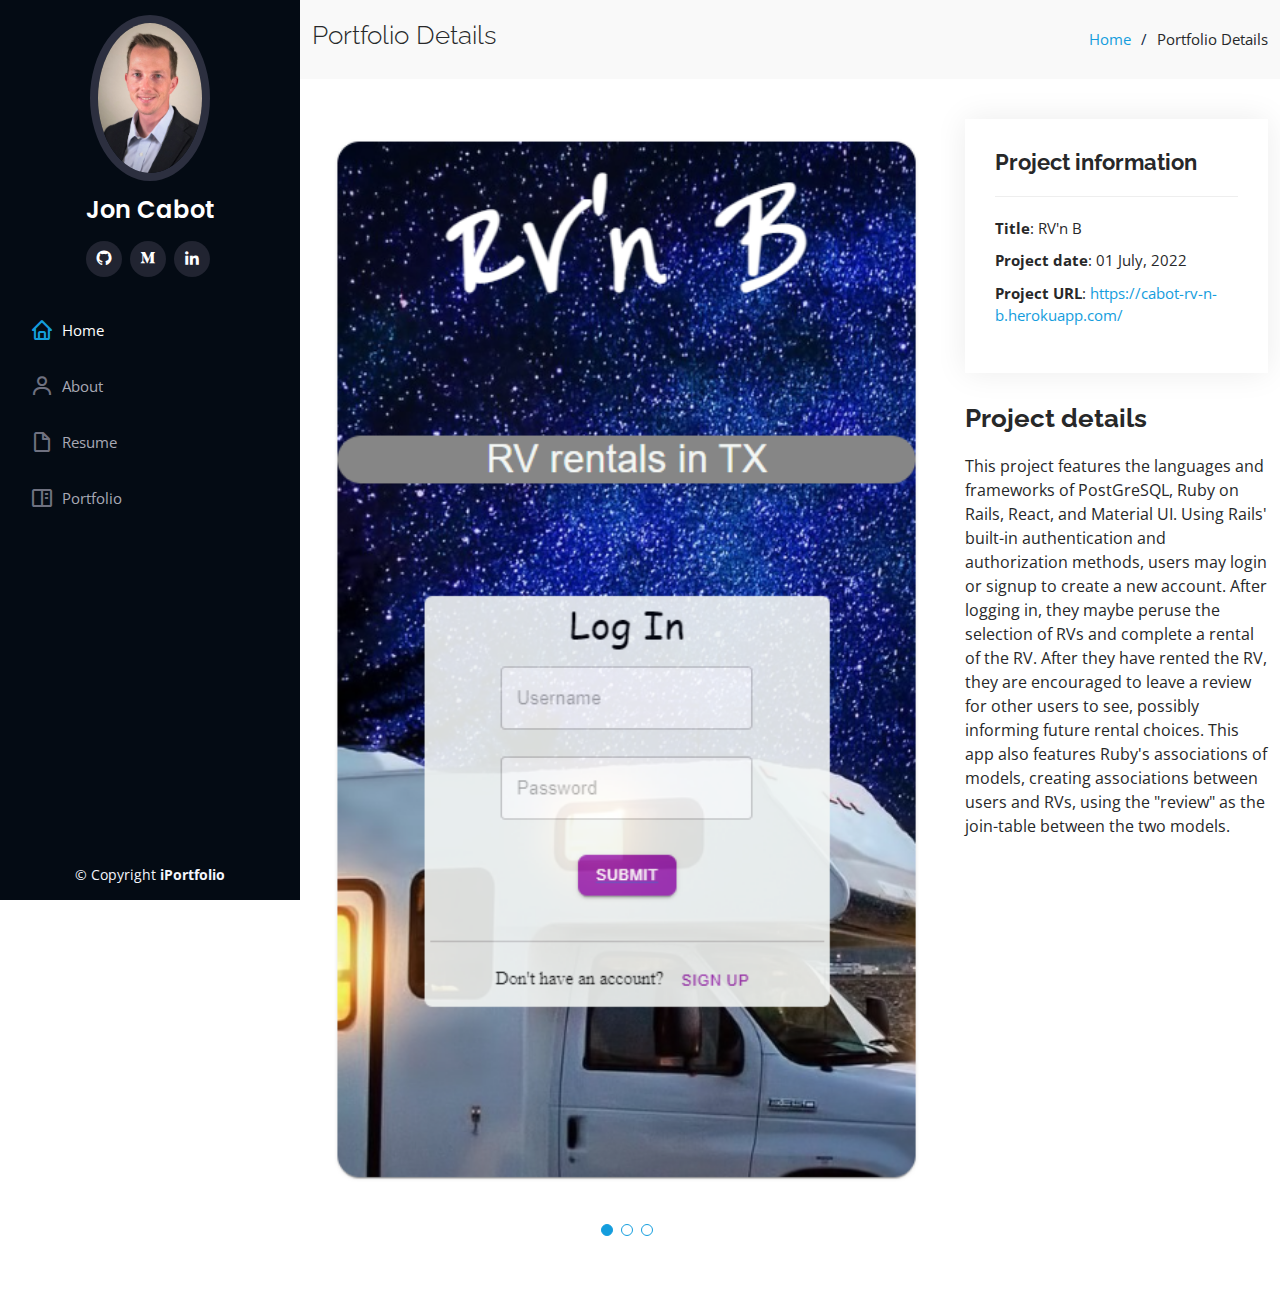
<file: rv-n-b-details.html>
<!DOCTYPE html>
<html lang="en">

<head>
  <meta charset="utf-8">
  <meta content="width=device-width, initial-scale=1.0" name="viewport">

  <title>Portfolio Details</title>
  <meta content="" name="description">
  <meta content="" name="keywords">

  <!-- Favicons -->
  <link href="assets/img/favicon.png" rel="icon">
  <link href="assets/img/apple-touch-icon.png" rel="apple-touch-icon">

  <!-- Google Fonts -->
  <link href="https://fonts.googleapis.com/css?family=Open+Sans:300,300i,400,400i,600,600i,700,700i|Raleway:300,300i,400,400i,500,500i,600,600i,700,700i|Poppins:300,300i,400,400i,500,500i,600,600i,700,700i" rel="stylesheet">

  <!-- Vendor CSS Files -->
  <link href="assets/vendor/aos/aos.css" rel="stylesheet">
  <link href="assets/vendor/bootstrap/css/bootstrap.min.css" rel="stylesheet">
  <link href="assets/vendor/bootstrap-icons/bootstrap-icons.css" rel="stylesheet">
  <link href="assets/vendor/boxicons/css/boxicons.min.css" rel="stylesheet">
  <link href="assets/vendor/glightbox/css/glightbox.min.css" rel="stylesheet">
  <link href="assets/vendor/swiper/swiper-bundle.min.css" rel="stylesheet">

  <!-- Template Main CSS File -->
  <link href="assets/css/style.css" rel="stylesheet">

  <!-- =======================================================
  * Template Name: iPortfolio - v3.8.0
  * Template URL: https://bootstrapmade.com/iportfolio-bootstrap-portfolio-websites-template/
  * Author: BootstrapMade.com
  * License: https://bootstrapmade.com/license/
  ======================================================== -->
</head>

<body>

  <!-- ======= Mobile nav toggle button ======= -->
  <i class="bi bi-list mobile-nav-toggle d-xl-none"></i>

  <!-- ======= Header ======= -->
  <header id="header">
    <div class="d-flex flex-column">

      <div class="profile">
        <img src="assets/img/JonCabot-ProfilePic.jpg" alt="" class="img-fluid rounded-circle">
        <h1 class="text-light"><a href="index.html">Jon Cabot</a></h1>
        <div class="social-links mt-3 text-center">
          <a href="https://github.com/jcabot01" class="gitHub"><i class="bx bxl-github"></i></a>
          <a href="https://medium.com/@jfc0053" class="medium"><i class="bx bxl-medium"></i></a>
          <a href="https://www.linkedin.com/in/joncabot/" class="linkedin"><i class="bx bxl-linkedin"></i></a>
        </div>
      </div>

      <nav id="navbar" class="nav-menu navbar">
        <ul>
          <li><a href="https://jcabot01.github.io/personal-portfolio-website/index.html" class="nav-link scrollto active"><i class="bx bx-home"></i> <span>Home</span></a></li>
          <li><a href="https://jcabot01.github.io/personal-portfolio-website/index.html" class="nav-link scrollto"><i class="bx bx-user"></i> <span>About</span></a></li>
          <li><a href="https://jcabot01.github.io/personal-portfolio-website/index.html" class="nav-link scrollto"><i class="bx bx-file-blank"></i> <span>Resume</span></a></li>
          <li><a href="https://jcabot01.github.io/personal-portfolio-website/index.html" class="nav-link scrollto"><i class="bx bx-book-content"></i> <span>Portfolio</span></a></li>
        
          <!-- <li><a href="#contact" class="nav-link scrollto"><i class="bx bx-envelope"></i> <span>Contact</span></a></li> -->
        </ul>
      </nav><!-- .nav-menu -->
    </div>
  </header><!-- End Header -->

  <main id="main">

    <!-- ======= Breadcrumbs ======= -->
    <section id="breadcrumbs" class="breadcrumbs">
      <div class="container">

        <div class="d-flex justify-content-between align-items-center">
          <h2>Portfolio Details</h2>
          <ol>
            <li><a href="index.html">Home</a></li>
            <li>Portfolio Details</li>
          </ol>
        </div>

      </div>
    </section><!-- End Breadcrumbs -->

    <!-- ======= Portfolio Details Section ======= -->
    <section id="portfolio-details" class="portfolio-details">
      <div class="container">

        <div class="row gy-4">

          <div class="col-lg-8">
            <div class="portfolio-details-slider swiper">
              <div class="swiper-wrapper align-items-center">

                <div class="swiper-slide">
                  <img src="assets/img/portfolio/Phase-4-project blog login.PNG" alt="">
                </div>

                <div class="swiper-slide">
                  <img src="assets/img/portfolio/Phase-4-project blog RV Profile page.PNG" alt="">
                </div>

                <div class="swiper-slide">
                  <img src="assets/img/portfolio/Phase-4-project blog rvlist.PNG" alt="">
                </div>

              </div>
              <div class="swiper-pagination"></div>
            </div>
          </div>

          <div class="col-lg-4">
            <div class="portfolio-info">
              <h3>Project information</h3>
              <ul>
                <li><strong>Title</strong>: RV'n B</li>
                <li><strong>Project date</strong>: 01 July, 2022</li>
                <li><strong>Project URL</strong>: <a href="https://cabot-rv-n-b.herokuapp.com/">https://cabot-rv-n-b.herokuapp.com/</a></li>
              </ul>
            </div>
            <div class="portfolio-description">
              <h2>Project details</h2>
              <p>
                This project features the languages and frameworks of PostGreSQL, Ruby on Rails, React, and Material UI.  Using Rails' built-in authentication and authorization methods, users may login or signup to create a new account.  After logging in, they maybe peruse the selection of RVs and complete a rental of the RV.  After they have rented the RV, they are encouraged to leave a review for other users to see, possibly informing future rental choices.  This app also features Ruby's associations of models, creating associations between users and RVs, using the "review" as the join-table between the two models.   
              </p>
            </div>
          </div>
        </div>
      </div>
    </section><!-- End Portfolio Details Section -->
  </main><!-- End #main -->

  <!-- ======= Footer ======= -->
  <footer id="footer">
    <div class="container">
      <div class="copyright">
        &copy; Copyright <strong><span>iPortfolio</span></strong>
      </div>
      
    </div>
  </footer><!-- End  Footer -->

  <a href="#" class="back-to-top d-flex align-items-center justify-content-center"><i class="bi bi-arrow-up-short"></i></a>

  <!-- Vendor JS Files -->
  <script src="assets/vendor/purecounter/purecounter_vanilla.js"></script>
  <script src="assets/vendor/aos/aos.js"></script>
  <script src="assets/vendor/bootstrap/js/bootstrap.bundle.min.js"></script>
  <script src="assets/vendor/glightbox/js/glightbox.min.js"></script>
  <script src="assets/vendor/isotope-layout/isotope.pkgd.min.js"></script>
  <script src="assets/vendor/swiper/swiper-bundle.min.js"></script>
  <script src="assets/vendor/typed.js/typed.min.js"></script>
  <script src="assets/vendor/waypoints/noframework.waypoints.js"></script>
  <script src="assets/vendor/php-email-form/validate.js"></script>

  <!-- Template Main JS File -->
  <script src="assets/js/main.js"></script>

</body>

</html>
</file>
<file: assets/css/style.css>
/**
* Template Name: iPortfolio - v3.8.0
* Template URL: https://bootstrapmade.com/iportfolio-bootstrap-portfolio-websites-template/
* Author: BootstrapMade.com
* License: https://bootstrapmade.com/license/
*/

/*--------------------------------------------------------------
# General
--------------------------------------------------------------*/
body {
  font-family: "Open Sans", sans-serif;
  color: #272829;
}

a {
  color: #149ddd;
  text-decoration: none;
}

a:hover {
  color: #37b3ed;
  text-decoration: none;
}

h1,
h2,
h3,
h4,
h5,
h6 {
  font-family: "Raleway", sans-serif;
}

/*--------------------------------------------------------------
# Back to top button
--------------------------------------------------------------*/
.back-to-top {
  position: fixed;
  visibility: hidden;
  opacity: 0;
  right: 15px;
  bottom: 15px;
  z-index: 996;
  background: #149ddd;
  width: 40px;
  height: 40px;
  border-radius: 50px;
  transition: all 0.4s;
}

.back-to-top i {
  font-size: 28px;
  color: #fff;
  line-height: 0;
}

.back-to-top:hover {
  background: #2eafec;
  color: #fff;
}

.back-to-top.active {
  visibility: visible;
  opacity: 1;
}

/*--------------------------------------------------------------
# Header
--------------------------------------------------------------*/
#header {
  position: fixed;
  top: 0;
  left: 0;
  bottom: 0;
  width: 300px;
  transition: all ease-in-out 0.5s;
  z-index: 9997;
  transition: all 0.5s;
  padding: 0 15px;
  background: #040b14;
  overflow-y: auto;
}

#header .profile img {
  margin: 15px auto;
  display: block;
  width: 120px;
  border: 8px solid #2c2f3f;
}

#header .profile h1 {
  font-size: 24px;
  margin: 0;
  padding: 0;
  font-weight: 600;
  -moz-text-align-last: center;
  text-align-last: center;
  font-family: "Poppins", sans-serif;
}

#header .profile h1 a,
#header .profile h1 a:hover {
  color: #fff;
  text-decoration: none;
}

#header .profile .social-links a {
  font-size: 18px;
  display: inline-block;
  background: #212431;
  color: #fff;
  line-height: 1;
  padding: 8px 0;
  margin-right: 4px;
  border-radius: 50%;
  text-align: center;
  width: 36px;
  height: 36px;
  transition: 0.3s;
}

#header .profile .social-links a:hover {
  background: #149ddd;
  color: #fff;
  text-decoration: none;
}

#main {
  margin-left: 300px;
}

@media (max-width: 1199px) {
  #header {
    left: -300px;
  }

  #main {
    margin-left: 0;
  }
}

/*--------------------------------------------------------------
# Navigation Menu
--------------------------------------------------------------*/
/* Desktop Navigation */
.nav-menu {
  padding: 30px 0 0 0;
}

.nav-menu * {
  margin: 0;
  padding: 0;
  list-style: none;
}

.nav-menu>ul>li {
  position: relative;
  white-space: nowrap;
}

.nav-menu a,
.nav-menu a:focus {
  display: flex;
  align-items: center;
  color: #a8a9b4;
  padding: 12px 15px;
  margin-bottom: 8px;
  transition: 0.3s;
  font-size: 15px;
}

.nav-menu a i,
.nav-menu a:focus i {
  font-size: 24px;
  padding-right: 8px;
  color: #6f7180;
}

.nav-menu a:hover,
.nav-menu .active,
.nav-menu .active:focus,
.nav-menu li:hover>a {
  text-decoration: none;
  color: #fff;
}

.nav-menu a:hover i,
.nav-menu .active i,
.nav-menu .active:focus i,
.nav-menu li:hover>a i {
  color: #149ddd;
}

/* Mobile Navigation */
.mobile-nav-toggle {
  position: fixed;
  right: 15px;
  top: 15px;
  z-index: 9998;
  border: 0;
  font-size: 24px;
  transition: all 0.4s;
  outline: none !important;
  background-color: #149ddd;
  color: #fff;
  width: 40px;
  height: 40px;
  display: inline-flex;
  align-items: center;
  justify-content: center;
  line-height: 0;
  border-radius: 50px;
  cursor: pointer;
}

.mobile-nav-active {
  overflow: hidden;
}

.mobile-nav-active #header {
  left: 0;
}

/*--------------------------------------------------------------
# Hero Section
--------------------------------------------------------------*/
#hero {
  width: 100%;
  height: 100vh;
  background: url("../img/pexels-francesco-ungaro-6430096.jpg") top center;
  background-size: cover;
}

#hero:before {
  content: "";
  background: rgba(5, 13, 24, 0.3);
  position: absolute;
  bottom: 0;
  top: 0;
  left: 0;
  right: 0;
  z-index: 1;
}

#hero .hero-container {
  position: relative;
  z-index: 2;
  min-width: 300px;
}

#hero h1 {
  margin: 0 0 10px 0;
  font-size: 64px;
  font-weight: 700;
  line-height: 56px;
  color: #fff;
}

#hero p {
  color: #fff;
  margin-bottom: 50px;
  font-size: 26px;
  font-family: "Poppins", sans-serif;
}

#hero p span {
  color: #fff;
  padding-bottom: 4px;
  letter-spacing: 1px;
  border-bottom: 3px solid #149ddd;
}

@media (min-width: 1024px) {
  #hero {
    background-attachment: fixed;
  }
}

@media (max-width: 768px) {
  #hero h1 {
    font-size: 28px;
    line-height: 36px;
  }

  #hero h2 {
    font-size: 18px;
    line-height: 24px;
    margin-bottom: 30px;
  }
}

/*--------------------------------------------------------------
# Sections General
--------------------------------------------------------------*/
section {
  padding: 60px 0;
  overflow: hidden;
}

.section-bg {
  background: #f5f8fd;
}

.section-title {
  padding-bottom: 30px;
}

.section-title h2 {
  font-size: 32px;
  font-weight: bold;
  margin-bottom: 20px;
  padding-bottom: 20px;
  position: relative;
  color: #173b6c;
}

.section-title h2::after {
  content: "";
  position: absolute;
  display: block;
  width: 50px;
  height: 3px;
  background: #149ddd;
  bottom: 0;
  left: 0;
}

.section-title p {
  margin-bottom: 0;
}

/*--------------------------------------------------------------
# About
--------------------------------------------------------------*/
.about .content h3 {
  font-weight: 700;
  font-size: 26px;
  color: #173b6c;
}

.about .content ul {
  list-style: none;
  padding: 0;
}

.about .content ul li {
  margin-bottom: 20px;
  display: flex;
  align-items: center;
}

.about .content ul strong {
  margin-right: 10px;
}

.about .content ul i {
  font-size: 16px;
  margin-right: 5px;
  color: #149ddd;
  line-height: 0;
}

.about .content p:last-child {
  margin-bottom: 0;
}

/*--------------------------------------------------------------
# Facts
--------------------------------------------------------------*/
.facts {
  padding-bottom: 30px;
}

.facts .count-box {
  padding: 30px;
  width: 100%;
}

.facts .count-box i {
  display: block;
  font-size: 44px;
  color: #149ddd;
  float: left;
  line-height: 0;
}

.facts .count-box span {
  font-size: 48px;
  line-height: 40px;
  display: block;
  font-weight: 700;
  color: #050d18;
  margin-left: 60px;
}

.facts .count-box p {
  padding: 15px 0 0 0;
  margin: 0 0 0 60px;
  font-family: "Raleway", sans-serif;
  font-size: 14px;
  color: #122f57;
}

.facts .count-box a {
  font-weight: 600;
  display: block;
  margin-top: 20px;
  color: #122f57;
  font-size: 15px;
  font-family: "Poppins", sans-serif;
  transition: ease-in-out 0.3s;
}

.facts .count-box a:hover {
  color: #1f5297;
}

/*--------------------------------------------------------------
# Skills
--------------------------------------------------------------*/
.skills .progress {
  height: 30px;
  display: block;
  background: none;
  border-radius: 0;
  font-size: 1rem;
  width: fit-content;
}

.skills .progress .skill {
  padding: 0;
  margin: 0 0 6px 0;
  text-transform: uppercase;
  display: block;
  font-weight: 600;
  font-family: "Poppins", sans-serif;
  color: #050d18;
}

.skills .progress .skill .val {
  float: right;
  font-style: normal;
}

.skills .progress-bar-wrap {
  background: #dce8f8;
  height: 10px;
}

.skills .progress-bar {
  width: 1px;
  height: 10px;
  transition: 0.9s;
  background-color: #149ddd;
}

/*--------------------------------------------------------------
# Resume
--------------------------------------------------------------*/
.resume .resume-title {
  font-size: 26px;
  font-weight: 700;
  margin-top: 20px;
  margin-bottom: 20px;
  color: #050d18;
}

.resume .resume-item {
  padding: 0 0 20px 20px;
  margin-top: -2px;
  border-left: 2px solid #1f5297;
  position: relative;
}

.resume .resume-item h4 {
  line-height: 18px;
  font-size: 18px;
  font-weight: 600;
  text-transform: uppercase;
  font-family: "Poppins", sans-serif;
  color: #050d18;
  margin-bottom: 10px;
}

.resume .resume-item h5 {
  font-size: 16px;
  background: #e4edf9;
  padding: 5px 15px;
  display: inline-block;
  font-weight: 600;
  margin-bottom: 10px;
}

.resume .resume-item ul {
  padding-left: 20px;
}

.resume .resume-item ul li {
  padding-bottom: 10px;
}

.resume .resume-item:last-child {
  padding-bottom: 0;
}

.resume .resume-item::before {
  content: "";
  position: absolute;
  width: 16px;
  height: 16px;
  border-radius: 50px;
  left: -9px;
  top: 0;
  background: #fff;
  border: 2px solid #1f5297;
}

/*--------------------------------------------------------------
# Portfolio
--------------------------------------------------------------*/
.portfolio .portfolio-item {
  margin-bottom: 30px;
}

.portfolio #portfolio-flters {
  padding: 0;
  margin: 0 auto 35px auto;
  list-style: none;
  text-align: center;
  background: #fff;
  border-radius: 50px;
  padding: 2px 15px;
}

.portfolio #portfolio-flters li {
  cursor: pointer;
  display: inline-block;
  padding: 10px 15px 8px 15px;
  font-size: 14px;
  font-weight: 600;
  line-height: 1;
  text-transform: uppercase;
  color: #272829;
  margin-bottom: 5px;
  transition: all 0.3s ease-in-out;
}

.portfolio #portfolio-flters li:hover,
.portfolio #portfolio-flters li.filter-active {
  color: #149ddd;
}

.portfolio #portfolio-flters li:last-child {
  margin-right: 0;
}

.portfolio .portfolio-wrap {
  transition: 0.3s;
  position: relative;
  overflow: hidden;
  z-index: 1;
}

.portfolio .portfolio-wrap::before {
  content: "";
  background: rgba(255, 255, 255, 0.5);
  position: absolute;
  left: 0;
  right: 0;
  top: 0;
  bottom: 0;
  transition: all ease-in-out 0.3s;
  z-index: 2;
  opacity: 0;
}

.portfolio .portfolio-wrap .portfolio-links {
  opacity: 1;
  left: 0;
  right: 0;
  bottom: -60px;
  z-index: 3;
  position: absolute;
  transition: all ease-in-out 0.3s;
  display: flex;
  justify-content: center;
}

.portfolio .portfolio-wrap .portfolio-links a {
  color: #fff;
  font-size: 28px;
  text-align: center;
  background: rgba(20, 157, 221, 0.75);
  transition: 0.3s;
  width: 50%;
}

.portfolio .portfolio-wrap .portfolio-links a:hover {
  background: rgba(20, 157, 221, 0.95);
}

.portfolio .portfolio-wrap .portfolio-links a+a {
  border-left: 1px solid #37b3ed;
}

.portfolio .portfolio-wrap:hover::before {
  top: 0;
  left: 0;
  right: 0;
  bottom: 0;
  opacity: 1;
}

.portfolio .portfolio-wrap:hover .portfolio-links {
  opacity: 1;
  bottom: 0;
}

/*--------------------------------------------------------------
# Portfolio Details
--------------------------------------------------------------*/
.portfolio-details {
  padding-top: 40px;
}

.portfolio-details .portfolio-details-slider img {
  width: 100%;
}

.portfolio-details .portfolio-details-slider .swiper-pagination {
  margin-top: 20px;
  position: relative;
}

.portfolio-details .portfolio-details-slider .swiper-pagination .swiper-pagination-bullet {
  width: 12px;
  height: 12px;
  background-color: #fff;
  opacity: 1;
  border: 1px solid #149ddd;
}

.portfolio-details .portfolio-details-slider .swiper-pagination .swiper-pagination-bullet-active {
  background-color: #149ddd;
}

.portfolio-details .portfolio-info {
  padding: 30px;
  box-shadow: 0px 0 30px rgba(5, 13, 24, 0.08);
}

.portfolio-details .portfolio-info h3 {
  font-size: 22px;
  font-weight: 700;
  margin-bottom: 20px;
  padding-bottom: 20px;
  border-bottom: 1px solid #eee;
}

.portfolio-details .portfolio-info ul {
  list-style: none;
  padding: 0;
  font-size: 15px;
}

.portfolio-details .portfolio-info ul li+li {
  margin-top: 10px;
}

.portfolio-details .portfolio-description {
  padding-top: 30px;
}

.portfolio-details .portfolio-description h2 {
  font-size: 26px;
  font-weight: 700;
  margin-bottom: 20px;
}

.portfolio-details .portfolio-description p {
  padding: 0;
}

/*--------------------------------------------------------------
# Services
--------------------------------------------------------------*/
.services .icon-box {
  margin-bottom: 20px;
}

.services .icon {
  float: left;
  display: flex;
  align-items: center;
  justify-content: center;
  width: 54px;
  height: 54px;
  background: #149ddd;
  border-radius: 50%;
  transition: 0.5s;
  border: 1px solid #149ddd;
}

.services .icon i {
  color: #fff;
  font-size: 24px;
  line-height: 0;
}

.services .icon-box:hover .icon {
  background: #fff;
}

.services .icon-box:hover .icon i {
  color: #149ddd;
}

.services .title {
  margin-left: 80px;
  font-weight: 700;
  margin-bottom: 15px;
  font-size: 18px;
}

.services .title a {
  color: #343a40;
}

.services .title a:hover {
  color: #149ddd;
}

.services .description {
  margin-left: 80px;
  line-height: 24px;
  font-size: 14px;
}

/*--------------------------------------------------------------
# Testimonials
--------------------------------------------------------------*/
.testimonials .testimonials-carousel,
.testimonials .testimonials-slider {
  overflow: hidden;
}

.testimonials .testimonial-item {
  box-sizing: content-box;
  text-align: center;
  min-height: 320px;
}

.testimonials .testimonial-item .testimonial-img {
  width: 90px;
  border-radius: 50%;
  margin: 0 auto;
}

.testimonials .testimonial-item h3 {
  font-size: 18px;
  font-weight: bold;
  margin: 10px 0 5px 0;
  color: #111;
}

.testimonials .testimonial-item h4 {
  font-size: 14px;
  color: #999;
  margin: 0;
}

.testimonials .testimonial-item .quote-icon-left,
.testimonials .testimonial-item .quote-icon-right {
  color: #c3e8fa;
  font-size: 26px;
}

.testimonials .testimonial-item .quote-icon-left {
  display: inline-block;
  left: -5px;
  position: relative;
}

.testimonials .testimonial-item .quote-icon-right {
  display: inline-block;
  right: -5px;
  position: relative;
  top: 10px;
}

.testimonials .testimonial-item p {
  font-style: italic;
  margin: 0 15px 15px 15px;
  padding: 20px;
  background: #fff;
  position: relative;
  margin-bottom: 35px;
  border-radius: 6px;
  box-shadow: 0px 2px 15px rgba(0, 0, 0, 0.1);
}

.testimonials .testimonial-item p::after {
  content: "";
  width: 0;
  height: 0;
  border-top: 20px solid #fff;
  border-right: 20px solid transparent;
  border-left: 20px solid transparent;
  position: absolute;
  bottom: -20px;
  left: calc(50% - 20px);
}

.testimonials .swiper-pagination {
  margin-top: 20px;
  position: relative;
}

.testimonials .swiper-pagination .swiper-pagination-bullet {
  width: 12px;
  height: 12px;
  background-color: #fff;
  opacity: 1;
  border: 1px solid #149ddd;
}

.testimonials .swiper-pagination .swiper-pagination-bullet-active {
  background-color: #149ddd;
}

/*--------------------------------------------------------------
# Contact
--------------------------------------------------------------*/
.contact {
  padding-bottom: 130px;
}

.contact .info {
  padding: 30px;
  background: #fff;
  width: 100%;
  box-shadow: 0 0 24px 0 rgba(0, 0, 0, 0.12);
}

.contact .info i {
  font-size: 20px;
  color: #149ddd;
  float: left;
  width: 44px;
  height: 44px;
  background: #dff3fc;
  display: flex;
  justify-content: center;
  align-items: center;
  border-radius: 50px;
  transition: all 0.3s ease-in-out;
}

.contact .info h4 {
  padding: 0 0 0 60px;
  font-size: 22px;
  font-weight: 600;
  margin-bottom: 5px;
  color: #050d18;
}

.contact .info p {
  padding: 0 0 10px 60px;
  margin-bottom: 20px;
  font-size: 14px;
  color: #173b6c;
}

.contact .info .email p {
  padding-top: 5px;
}

.contact .info .social-links {
  padding-left: 60px;
}

.contact .info .social-links a {
  font-size: 18px;
  display: inline-block;
  background: #333;
  color: #fff;
  line-height: 1;
  padding: 8px 0;
  border-radius: 50%;
  text-align: center;
  width: 36px;
  height: 36px;
  transition: 0.3s;
  margin-right: 10px;
}

.contact .info .social-links a:hover {
  background: #149ddd;
  color: #fff;
}

.contact .info .email:hover i,
.contact .info .address:hover i,
.contact .info .phone:hover i {
  background: #149ddd;
  color: #fff;
}

.contact .php-email-form {
  width: 100%;
  padding: 30px;
  background: #fff;
  box-shadow: 0 0 24px 0 rgba(0, 0, 0, 0.12);
}

.contact .php-email-form .form-group {
  padding-bottom: 8px;
}

.contact .php-email-form .validate {
  display: none;
  color: red;
  margin: 0 0 15px 0;
  font-weight: 400;
  font-size: 13px;
}

.contact .php-email-form .error-message {
  display: none;
  color: #fff;
  background: #ed3c0d;
  text-align: left;
  padding: 15px;
  font-weight: 600;
}

.contact .php-email-form .error-message br+br {
  margin-top: 25px;
}

.contact .php-email-form .sent-message {
  display: none;
  color: #fff;
  background: #18d26e;
  text-align: center;
  padding: 15px;
  font-weight: 600;
}

.contact .php-email-form .loading {
  display: none;
  background: #fff;
  text-align: center;
  padding: 15px;
}

.contact .php-email-form .loading:before {
  content: "";
  display: inline-block;
  border-radius: 50%;
  width: 24px;
  height: 24px;
  margin: 0 10px -6px 0;
  border: 3px solid #18d26e;
  border-top-color: #eee;
  -webkit-animation: animate-loading 1s linear infinite;
  animation: animate-loading 1s linear infinite;
}

.contact .php-email-form .form-group {
  margin-bottom: 15px;
}

.contact .php-email-form label {
  padding-bottom: 8px;
}

.contact .php-email-form input,
.contact .php-email-form textarea {
  border-radius: 0;
  box-shadow: none;
  font-size: 14px;
}

.contact .php-email-form input {
  height: 44px;
}

.contact .php-email-form textarea {
  padding: 10px 15px;
}

.contact .php-email-form button[type=submit] {
  background: #149ddd;
  border: 0;
  padding: 10px 24px;
  color: #fff;
  transition: 0.4s;
  border-radius: 4px;
}

.contact .php-email-form button[type=submit]:hover {
  background: #37b3ed;
}

@-webkit-keyframes animate-loading {
  0% {
    transform: rotate(0deg);
  }

  100% {
    transform: rotate(360deg);
  }
}

@keyframes animate-loading {
  0% {
    transform: rotate(0deg);
  }

  100% {
    transform: rotate(360deg);
  }
}

/*--------------------------------------------------------------
# Breadcrumbs
--------------------------------------------------------------*/
.breadcrumbs {
  padding: 20px 0;
  background: #f9f9f9;
}

.breadcrumbs h2 {
  font-size: 26px;
  font-weight: 300;
}

.breadcrumbs ol {
  display: flex;
  flex-wrap: wrap;
  list-style: none;
  padding: 0;
  margin: 0;
  font-size: 15px;
}

.breadcrumbs ol li+li {
  padding-left: 10px;
}

.breadcrumbs ol li+li::before {
  display: inline-block;
  padding-right: 10px;
  color: #0e2442;
  content: "/";
}

@media (max-width: 768px) {
  .breadcrumbs .d-flex {
    display: block !important;
  }

  .breadcrumbs ol {
    display: block;
  }

  .breadcrumbs ol li {
    display: inline-block;
  }
}

/*--------------------------------------------------------------
# Footer
--------------------------------------------------------------*/
#footer {
  padding: 15px;
  color: #f4f6fd;
  font-size: 14px;
  position: fixed;
  left: 0;
  bottom: 0;
  width: 300px;
  z-index: 9999;
  background: #040b14;
}

#footer .copyright {
  text-align: center;
}

#footer .credits {
  padding-top: 5px;
  text-align: center;
  font-size: 13px;
  color: #eaebf0;
}

@media (max-width: 1199px) {
  #footer {
    position: static;
    width: auto;
    padding-right: 20px 15px;
  }
}
</file>
